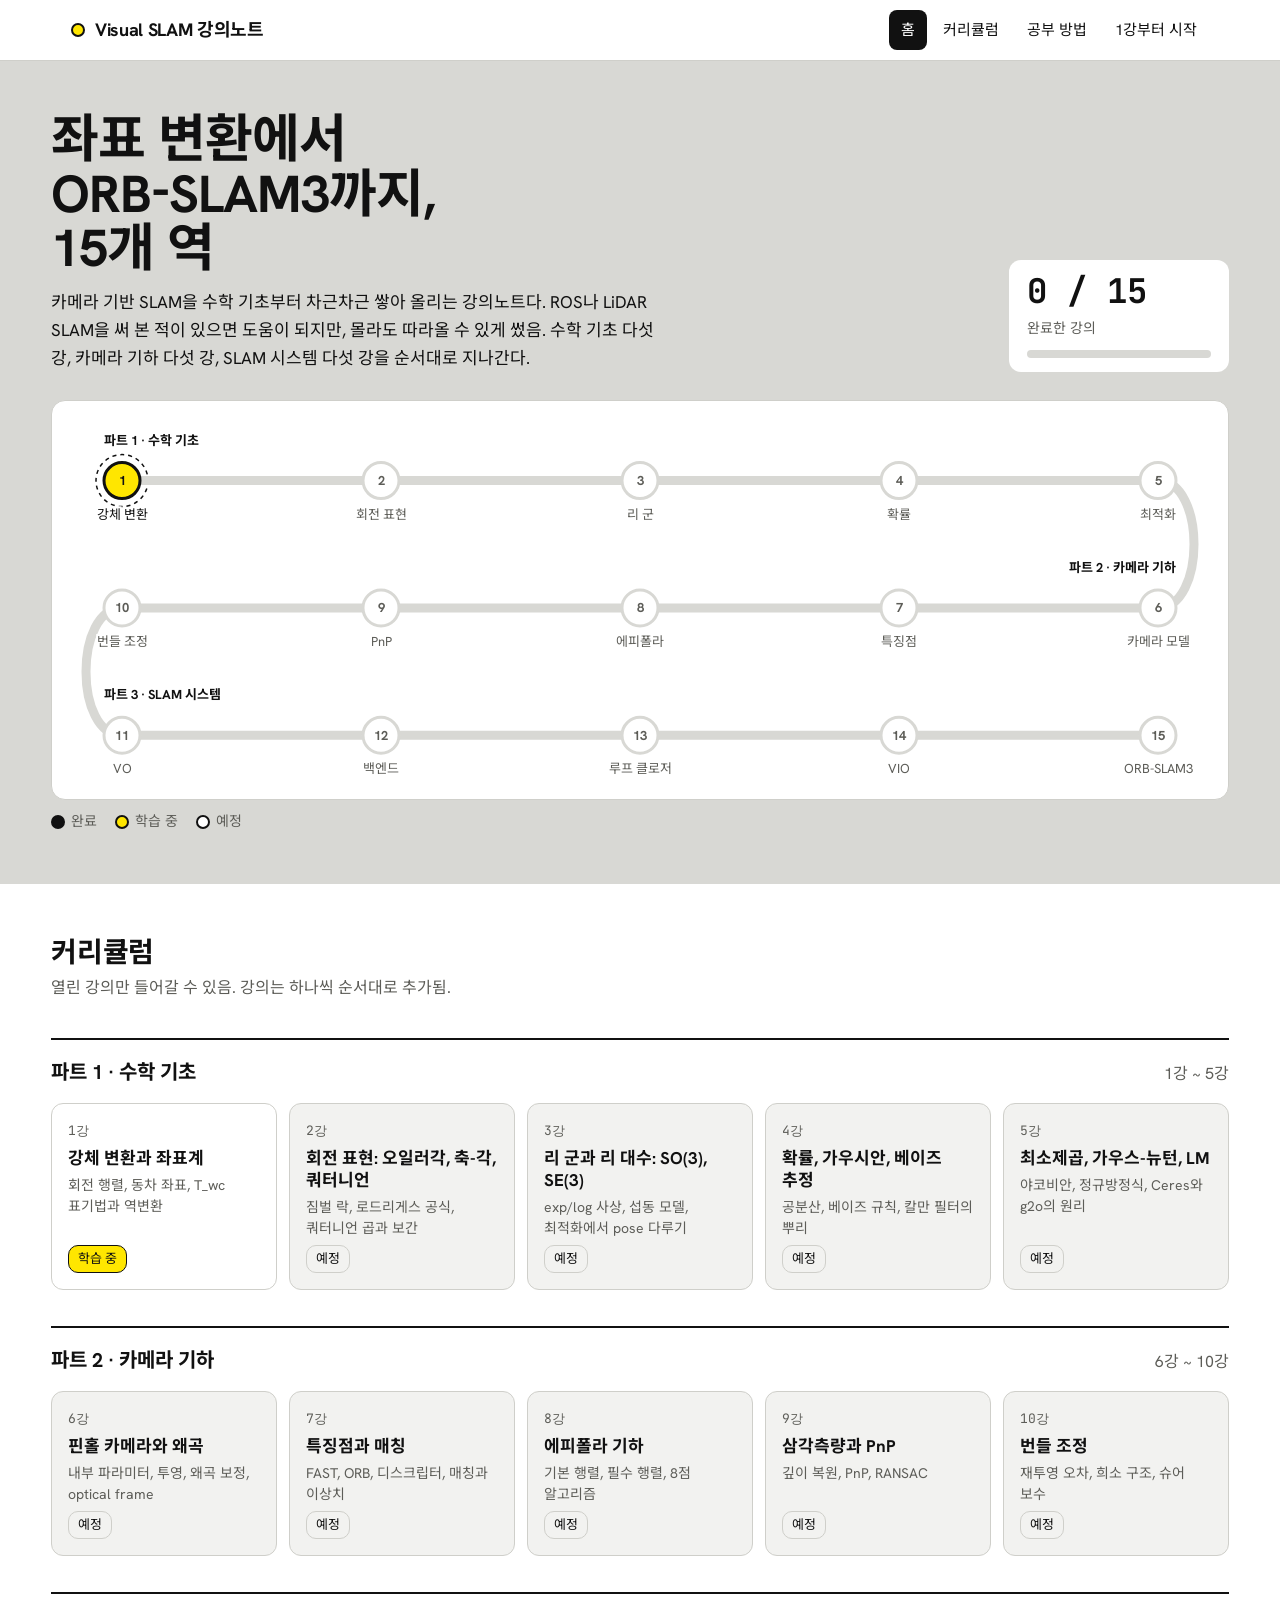
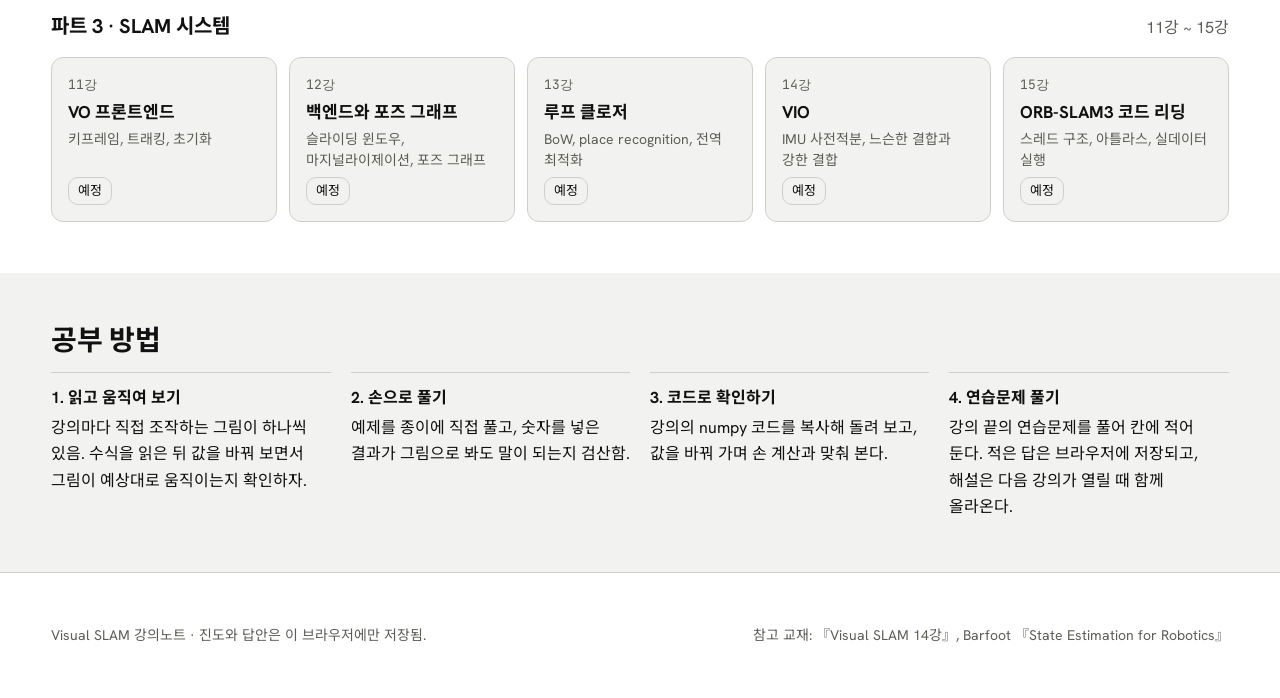
<file: index.html>
<!DOCTYPE html>
<html lang="ko">
<head>
<meta charset="utf-8">
<meta name="viewport" content="width=device-width, initial-scale=1">
<title>Visual SLAM 강의노트</title>
<meta name="description" content="좌표 변환부터 ORB-SLAM3까지, Visual SLAM을 처음부터 배우는 15강 강의노트">
<link rel="preconnect" href="https://fonts.googleapis.com">
<link rel="preconnect" href="https://fonts.gstatic.com" crossorigin>
<link href="https://fonts.googleapis.com/css2?family=Hanken+Grotesk:wght@400;500;700&family=Noto+Sans+KR:wght@400;500;700&family=JetBrains+Mono:wght@400;500&display=swap" rel="stylesheet">
<link rel="stylesheet" href="assets/style.css">
</head>
<body data-root="">
<header class="top"><div class="top-in">
  <a class="logo" href="index.html"><i></i>Visual SLAM 강의노트</a>
  <nav class="menu" aria-label="주 메뉴"><a href="index.html" aria-current="page">홈</a><a href="#curriculum">커리큘럼</a><a href="#how">공부 방법</a><a href="lessons/lesson-01.html">1강부터 시작</a></nav>
</div></header>

<section class="band hero"><div class="in">
  <div class="hero-row">
    <div>
      <h1>좌표 변환에서 ORB‑SLAM3까지, 15개 역</h1>
      <p>카메라 기반 SLAM을 수학 기초부터 차근차근 쌓아 올리는 강의노트다. ROS나 LiDAR SLAM을 써 본 적이 있으면 도움이 되지만, 몰라도 따라올 수 있게 썼음. 수학 기초 다섯 강, 카메라 기하 다섯 강, SLAM 시스템 다섯 강을 순서대로 지나간다.</p>
    </div>
    <div class="stat"><b id="cnt">0 / 15</b><span id="cntTxt">완료한 강의</span><div class="meter"><div id="meter"></div></div></div>
  </div>
  <div class="route" id="route" role="img" aria-label="15개 강의를 세 파트로 나눈 노선도"><svg id="routeSvg"></svg></div>
  <div class="legend"><span><i class="dot" style="background:var(--ink)"></i>완료</span><span><i class="dot" style="background:var(--yel)"></i>학습 중</span><span><i class="dot" style="background:var(--bg)"></i>예정</span></div>
</div></section>

<section class="band" id="curriculum"><div class="in">
  <h2>커리큘럼</h2>
  <p style="margin:0;color:var(--mute)">열린 강의만 들어갈 수 있음. 강의는 하나씩 순서대로 추가됨.</p>
  <div id="parts"></div>
</div></section>

<section class="band" id="how" style="background:var(--soft)"><div class="in">
  <h2>공부 방법</h2>
  <div class="how">
    <div><b>1. 읽고 움직여 보기</b>강의마다 직접 조작하는 그림이 하나씩 있음. 수식을 읽은 뒤 값을 바꿔 보면서 그림이 예상대로 움직이는지 확인하자.</div>
    <div><b>2. 손으로 풀기</b>예제를 종이에 직접 풀고, 숫자를 넣은 결과가 그림으로 봐도 말이 되는지 검산함.</div>
    <div><b>3. 코드로 확인하기</b>강의의 numpy 코드를 복사해 돌려 보고, 값을 바꿔 가며 손 계산과 맞춰 본다.</div>
    <div><b>4. 연습문제 풀기</b>강의 끝의 연습문제를 풀어 칸에 적어 둔다. 적은 답은 브라우저에 저장되고, 해설은 다음 강의가 열릴 때 함께 올라온다.</div>
  </div>
</div></section>

<footer class="band foot"><div class="in"><span>Visual SLAM 강의노트 · 진도와 답안은 이 브라우저에만 저장됨.</span><span>참고 교재: 『Visual SLAM 14강』, Barfoot 『State Estimation for Robotics』</span></div></footer>

<script src="assets/app.js"></script>
<script>
{
const { LESSONS, PARTS, esc, href, status, label, done } = window.SLAM;
const c = Object.values(done()).filter(Boolean).length;
document.getElementById("cnt").textContent = c + " / 15";
document.getElementById("meter").style.width = (c / 15 * 100) + "%";

document.getElementById("parts").innerHTML = [1, 2, 3].map(p => {
  const ls = LESSONS.filter(l => l.p === p);
  return `<div class="part-h"><h3 style="margin:0;font-size:20px">파트 ${p} · ${esc(PARTS[p])}</h3><p>${ls[0].n}강 ~ ${ls[ls.length - 1].n}강</p></div><div class="cards">` +
    ls.map(L => { const s = status(L); const tag = L.open ? "a" : "div";
      return `<${tag} class="card ${s}"${L.open ? ` href="${href(L)}"` : ""}><span class="no">${L.n}강</span><span class="tt">${esc(L.t)}</span><span class="ds">${esc(L.d)}</span><span class="st">${label[s]}</span></${tag}>`; }).join("") + "</div>";
}).join("");

const svg = document.getElementById("routeSvg");
const draw = () => {
  const W = svg.clientWidth, H = svg.clientHeight, narrow = W < 640;
  const mx = narrow ? 30 : 70, r = narrow ? 13 : 18;
  const rows = [0.2, 0.52, 0.84].map(f => H * f);
  const pts = LESSONS.map((L, i) => {
    const row = Math.floor(i / 5), col = i % 5, k = row % 2 === 0 ? col : 4 - col;
    return { L, x: mx + k * (W - 2 * mx) / 4, y: rows[row], row };
  });
  let g = "";
  for (let i = 0; i < pts.length - 1; i++) {
    const a = pts[i], b = pts[i + 1];
    const on = status(a.L) !== "soon" && status(b.L) !== "soon";
    const col = on ? "var(--ink)" : "var(--plane)";
    let d;
    if (a.row === b.row) d = `M${a.x} ${a.y} L${b.x} ${b.y}`;
    else { const out = a.row % 2 === 0 ? 1 : -1, bx = a.x + out * (narrow ? 22 : 48); d = `M${a.x} ${a.y} C${bx} ${a.y} ${bx} ${b.y} ${b.x} ${b.y}`; }
    g += `<path d="${d}" fill="none" stroke="${col}" stroke-width="${narrow ? 6 : 9}" stroke-linecap="round"/>`;
  }
  [1, 2, 3].forEach((p, row) => {
    const x = row % 2 === 0 ? mx - r : W - mx + r, anc = row % 2 === 0 ? "start" : "end";
    g += `<text x="${x}" y="${rows[row] - r - (narrow ? 12 : 18)}" text-anchor="${anc}" style="font-weight:700">파트 ${p} · ${esc(PARTS[p])}</text>`;
  });
  let here = pts.find(q => status(q.L) === "open");
  for (const q of pts) {
    const s = status(q.L);
    const fill = s === "done" ? "var(--ink)" : s === "open" ? "#ffe600" : "var(--bg)";
    const tc = s === "done" ? "var(--bg)" : s === "open" ? "#111" : "var(--mute)";
    let node = `<circle cx="${q.x}" cy="${q.y}" r="${r}" fill="${fill}" stroke="${s === "soon" ? "var(--plane)" : "var(--ink)"}" stroke-width="3"/>` +
      `<text x="${q.x}" y="${q.y + 4.5}" text-anchor="middle" style="stroke:none;fill:${tc};font-weight:700">${q.L.n}</text>`;
    if (!narrow) node += `<text x="${q.x}" y="${q.y + r + 20}" text-anchor="middle" style="fill:${s === "soon" ? "var(--mute)" : "var(--ink)"}">${esc(q.L.s)}</text>`;
    g += q.L.open ? `<a href="${href(q.L)}" aria-label="${q.L.n}강 ${esc(q.L.t)}">${node}</a>` : node;
  }
  if (here) g = `<circle cx="${here.x}" cy="${here.y}" r="${r + 8}" fill="none" stroke="var(--ink)" stroke-width="1.5" stroke-dasharray="4 4"/>` + g;
  svg.innerHTML = g;
};
const roRoute = new ResizeObserver(draw);
roRoute.observe(svg);
draw();
}
</script>
</body>
</html>
</file>
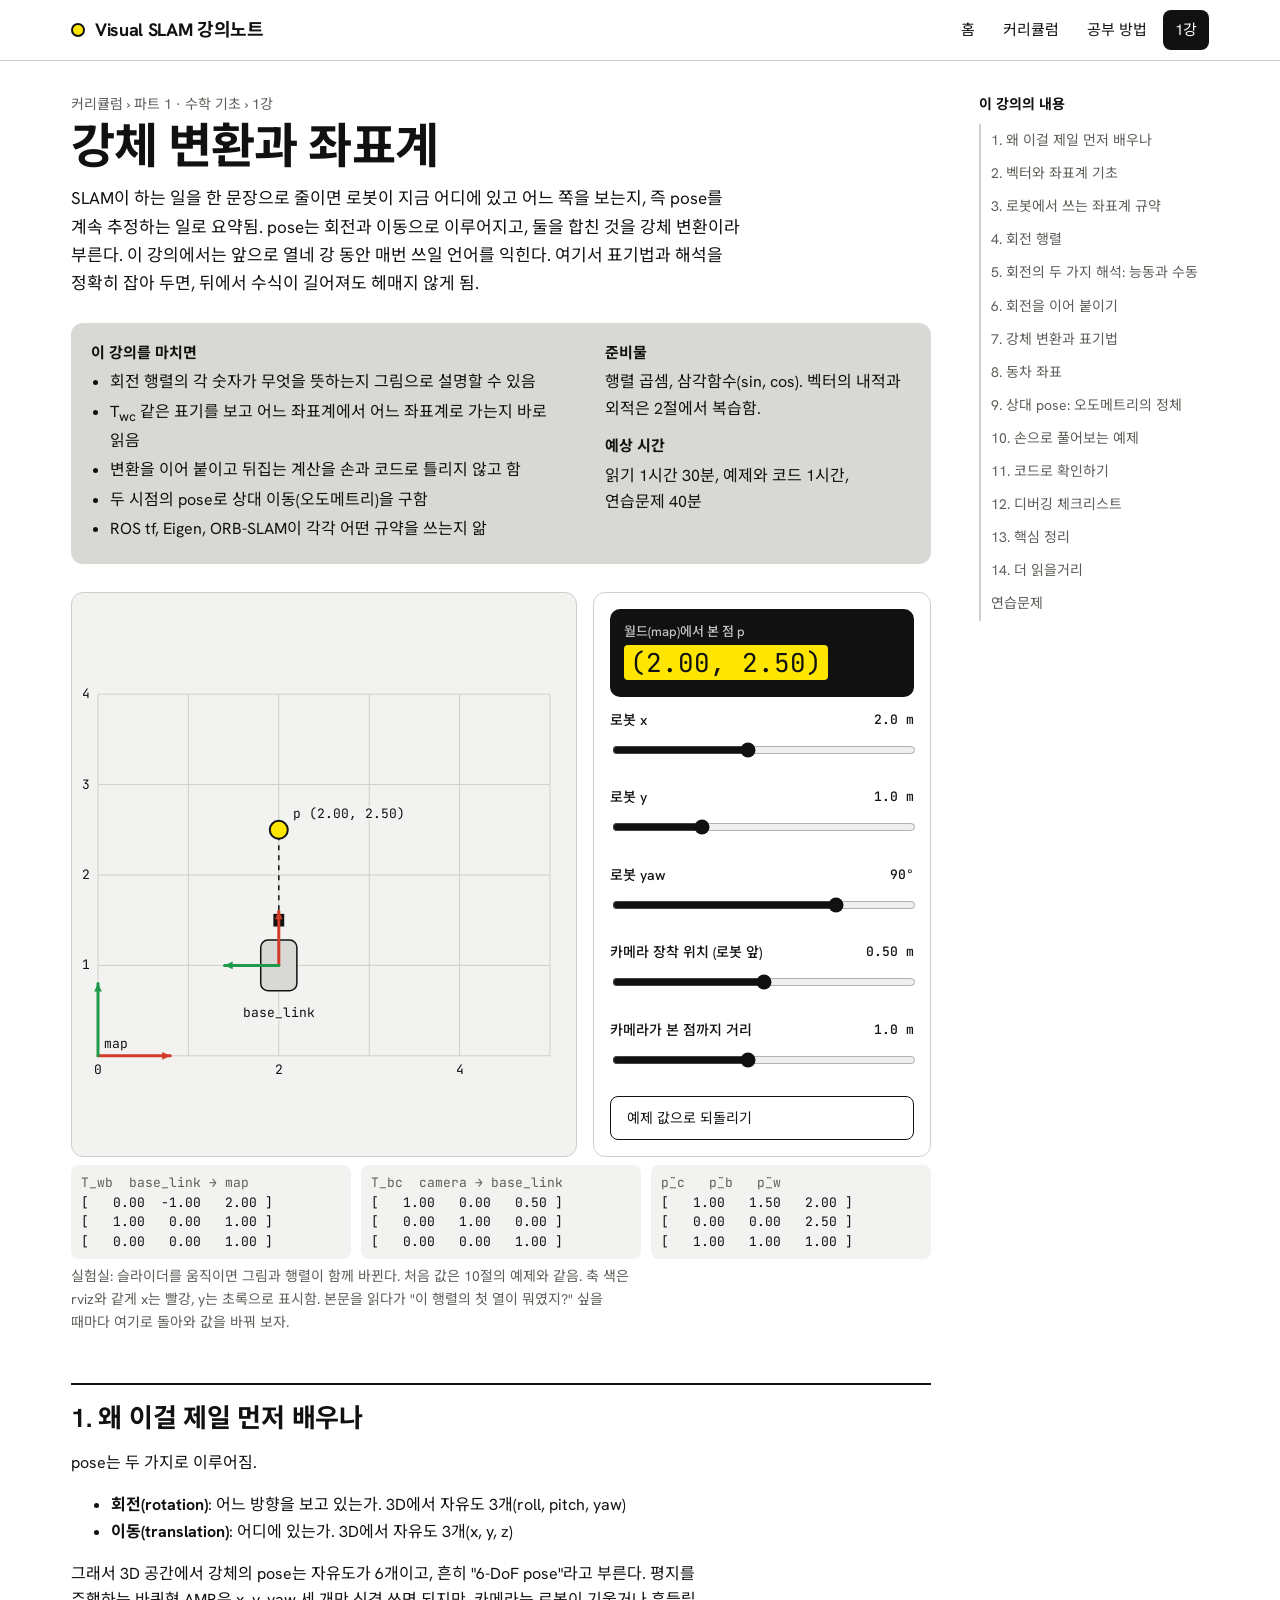
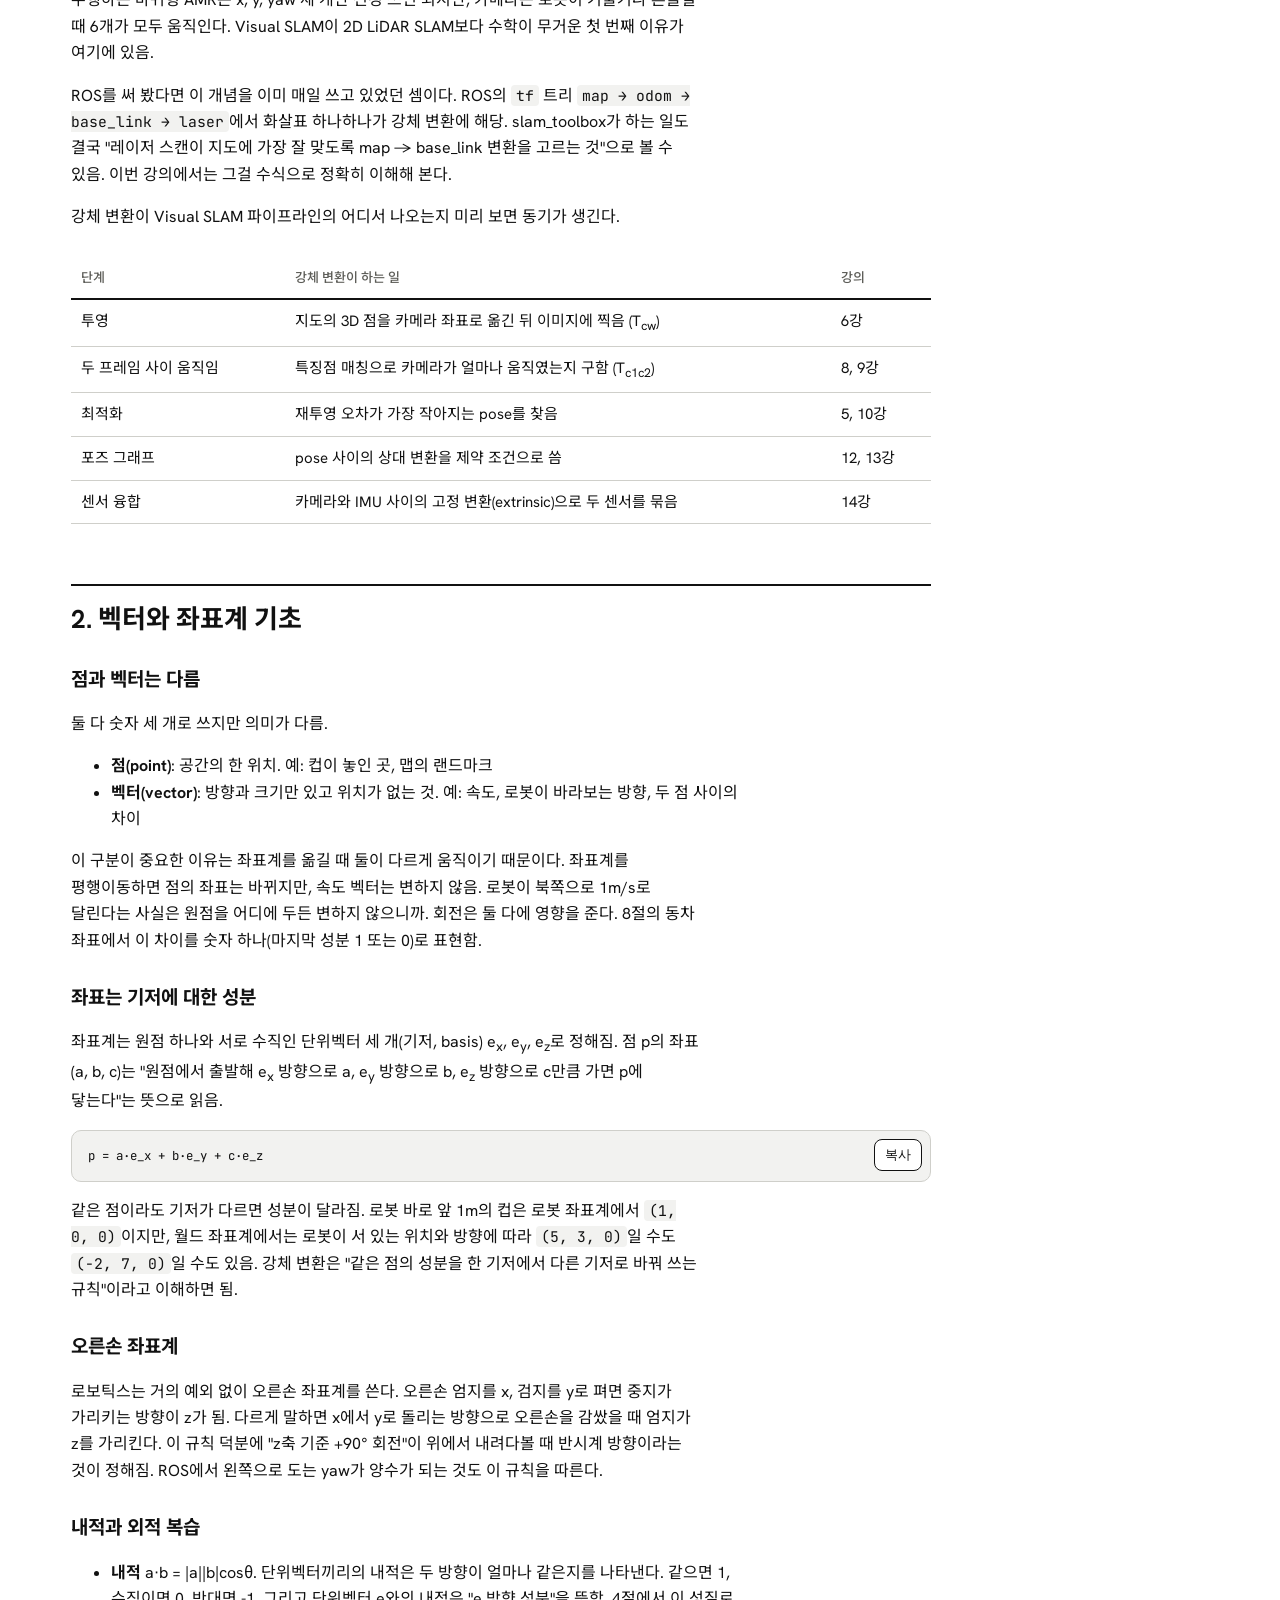
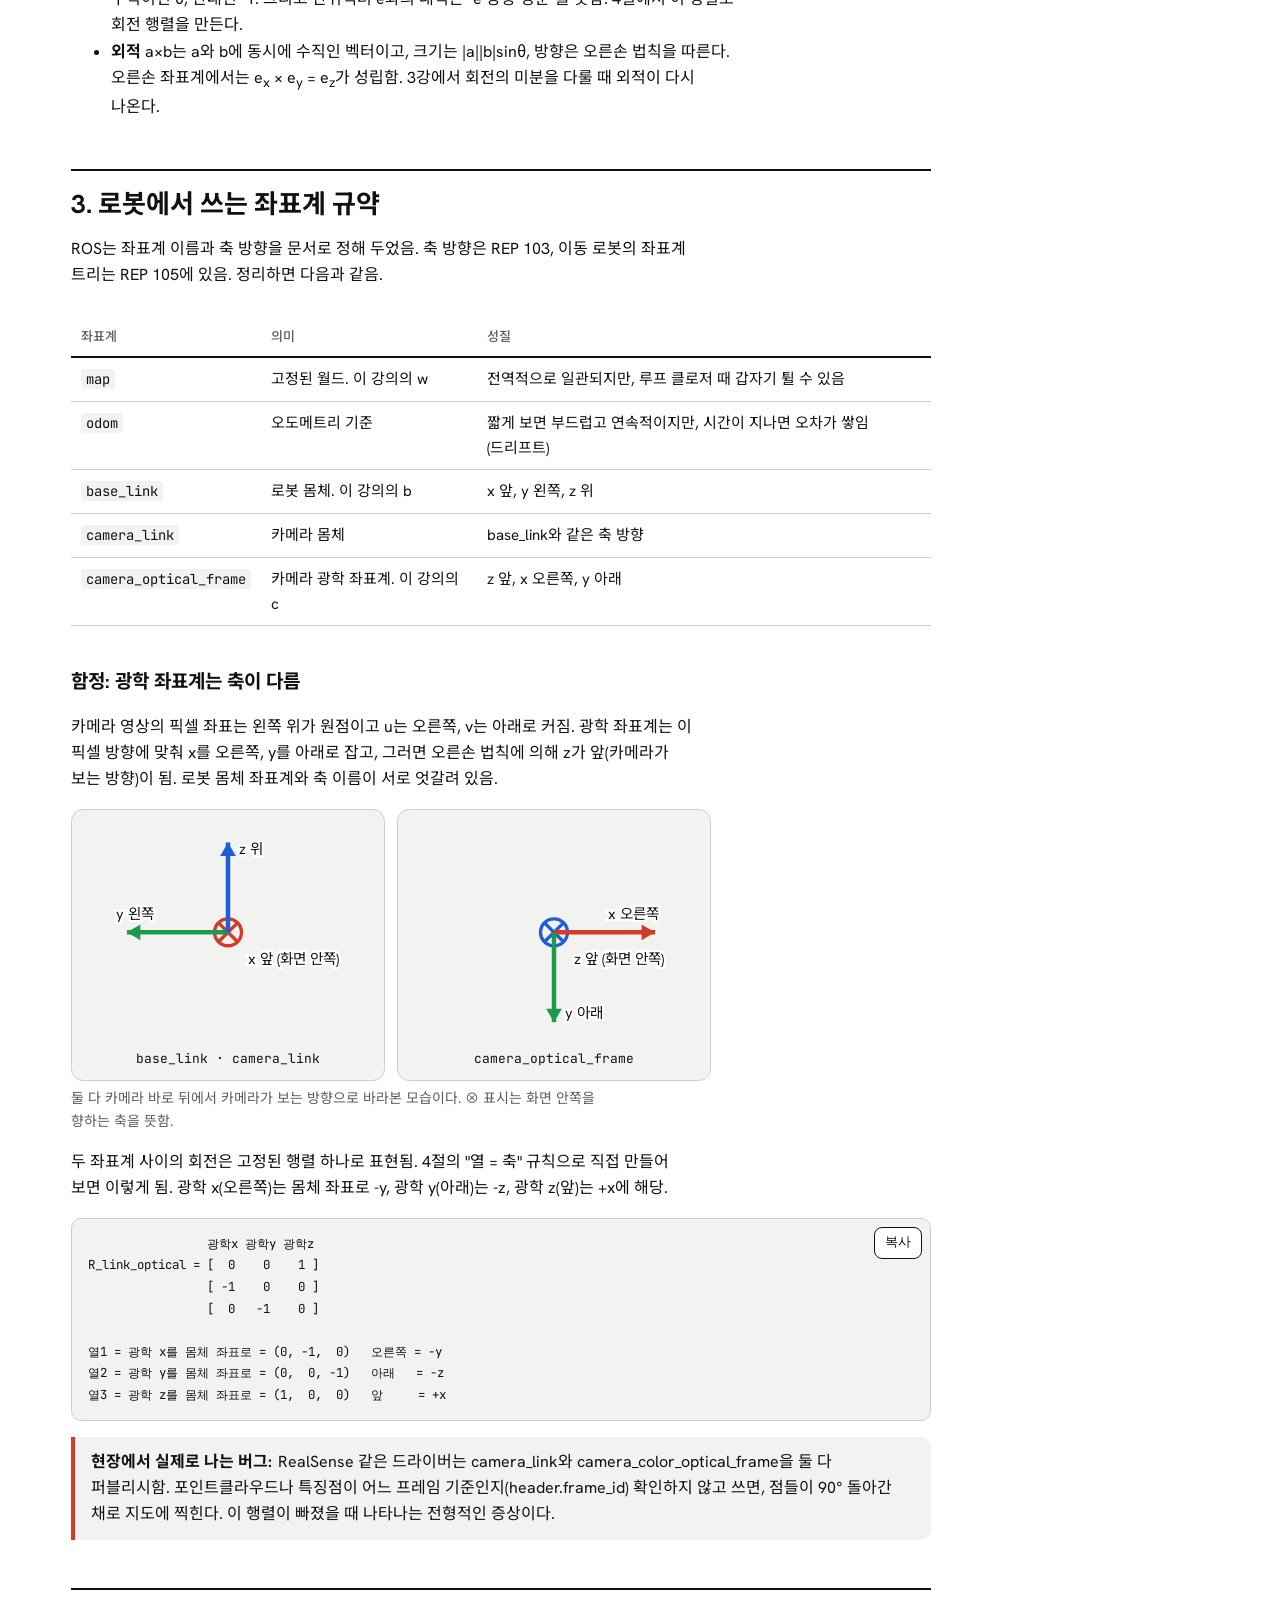
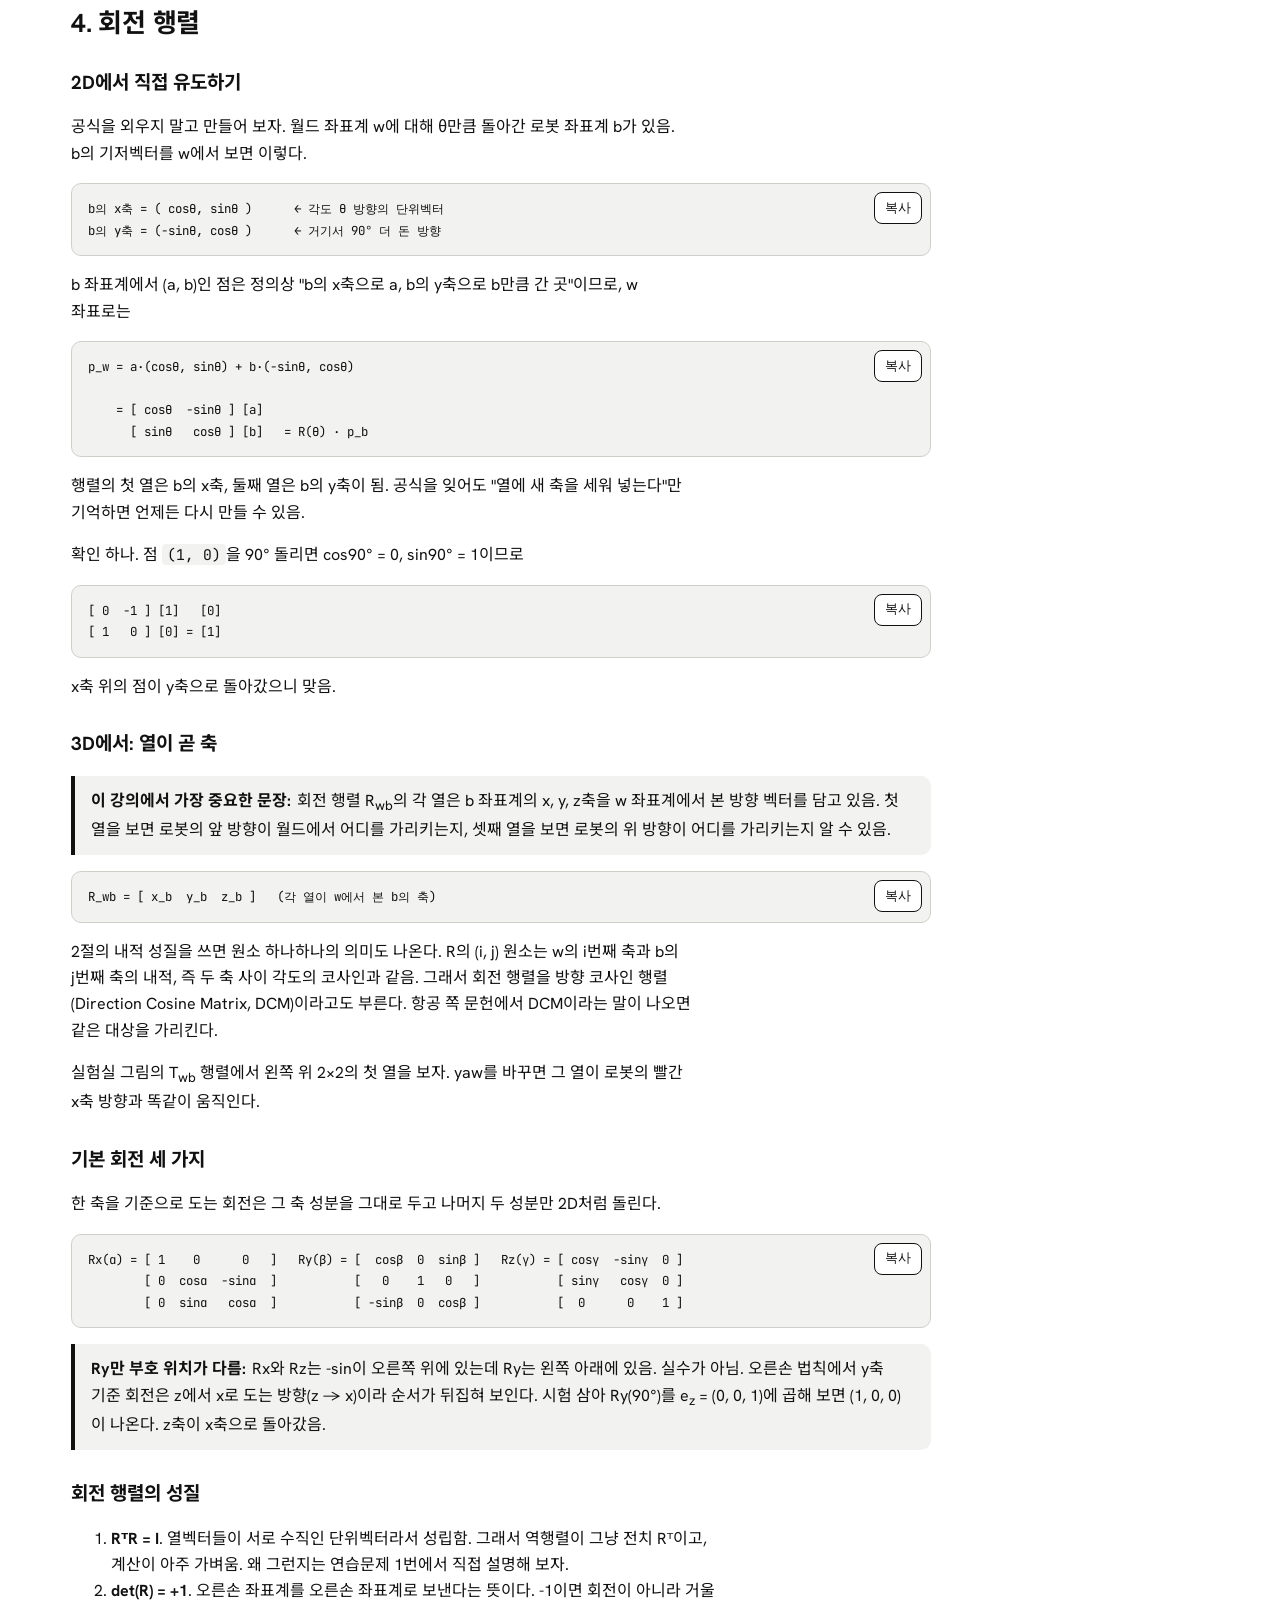
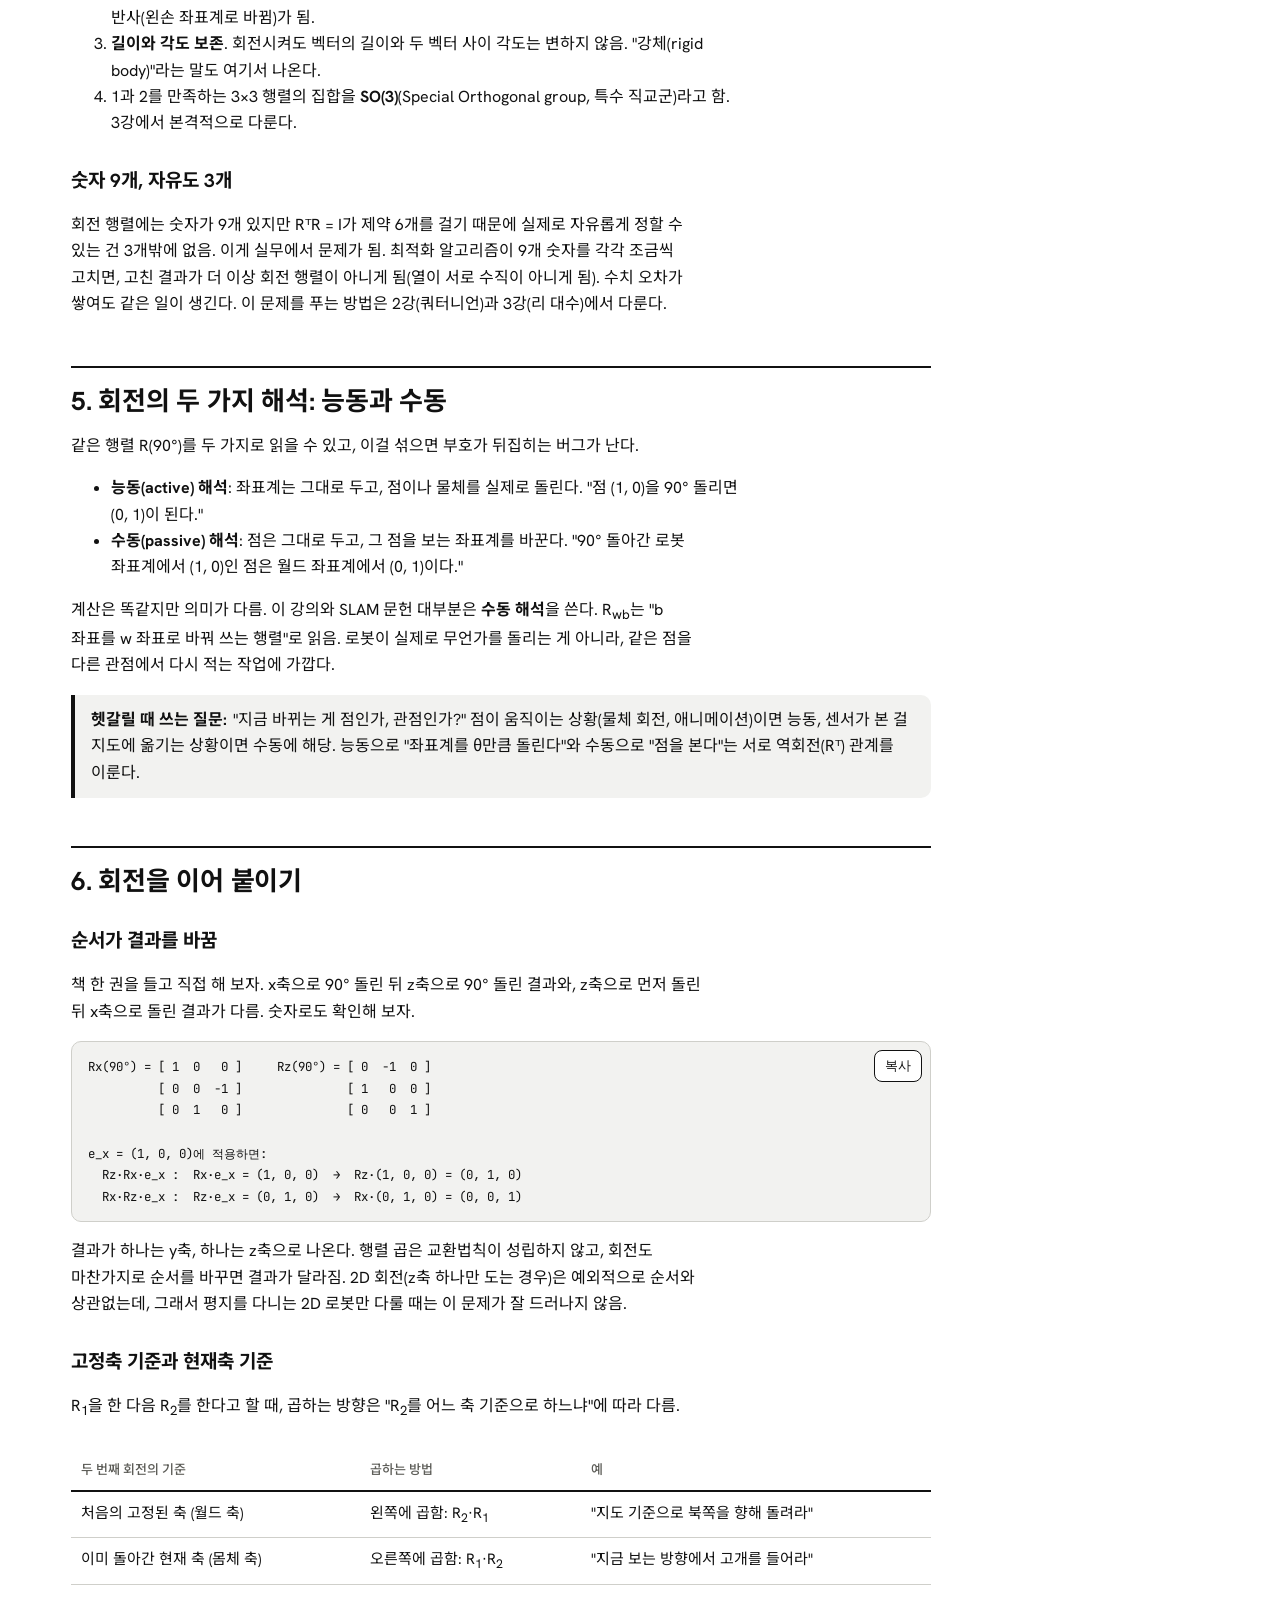
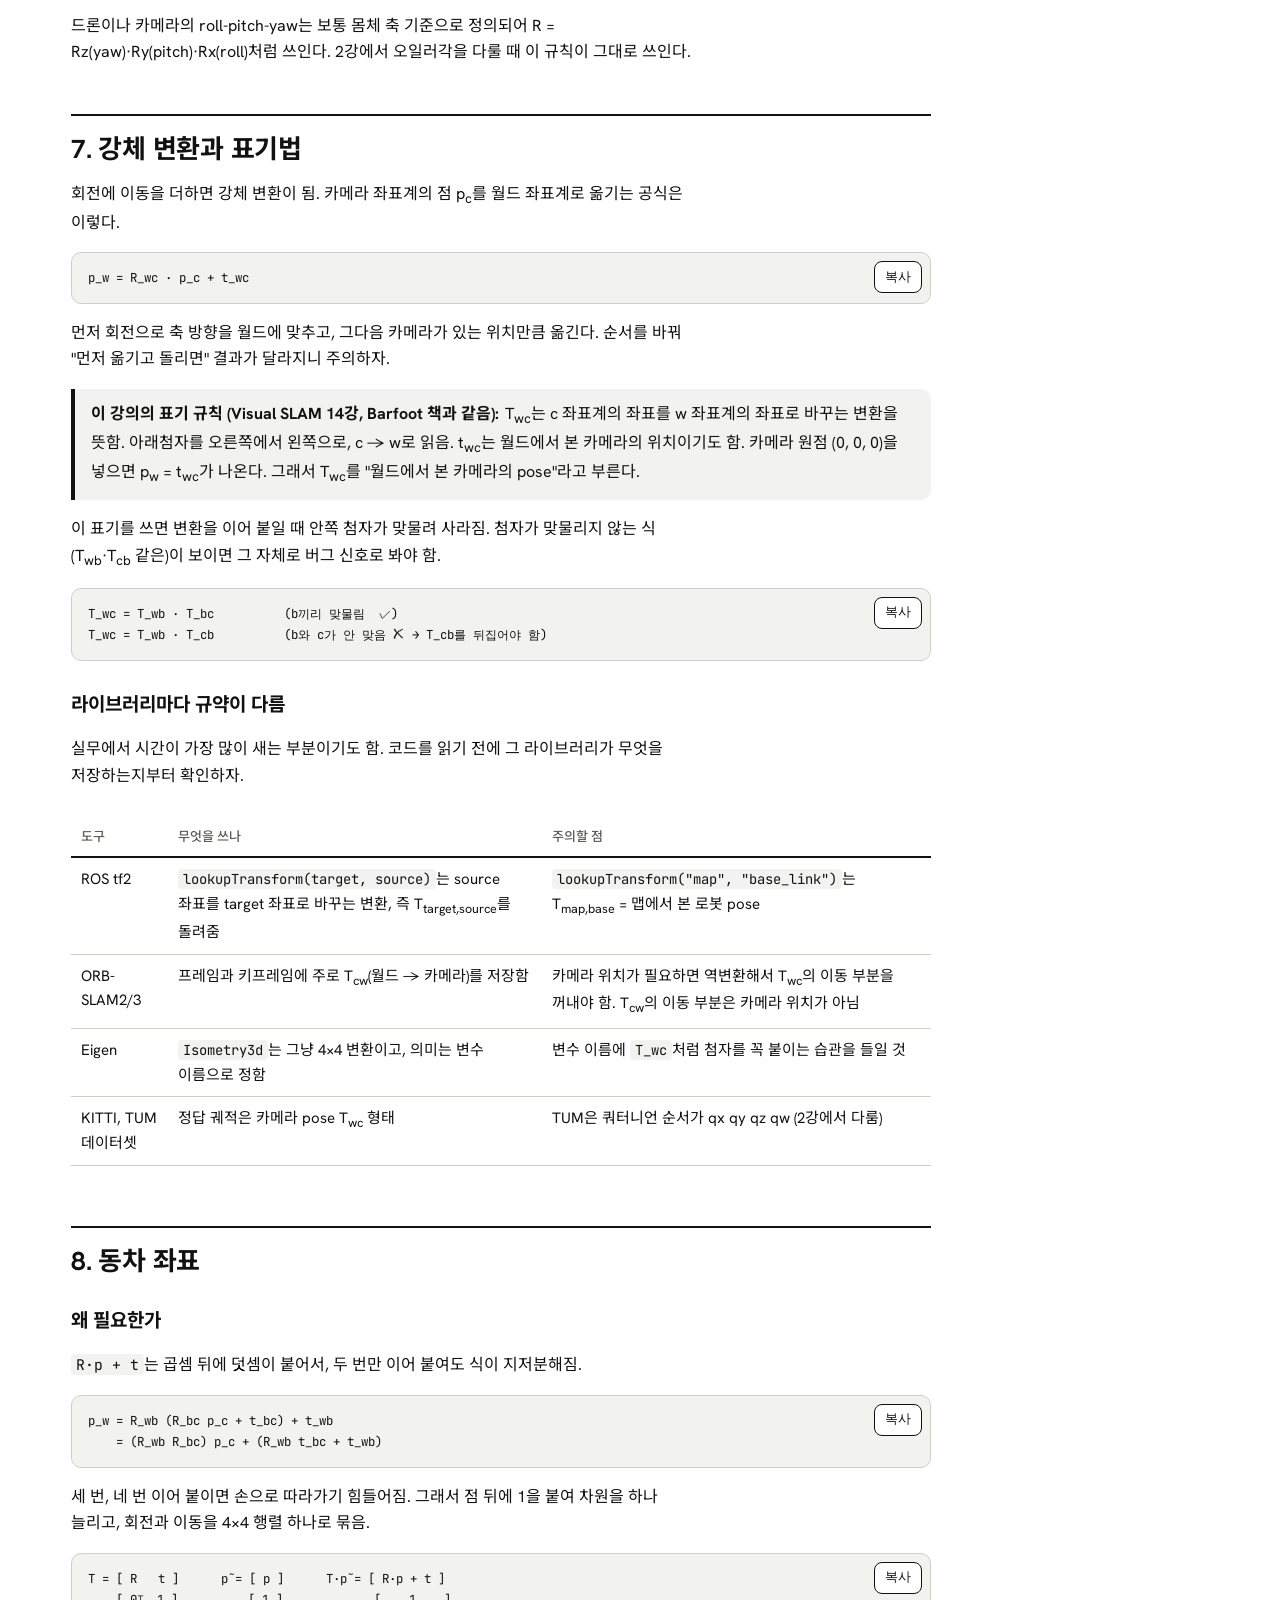
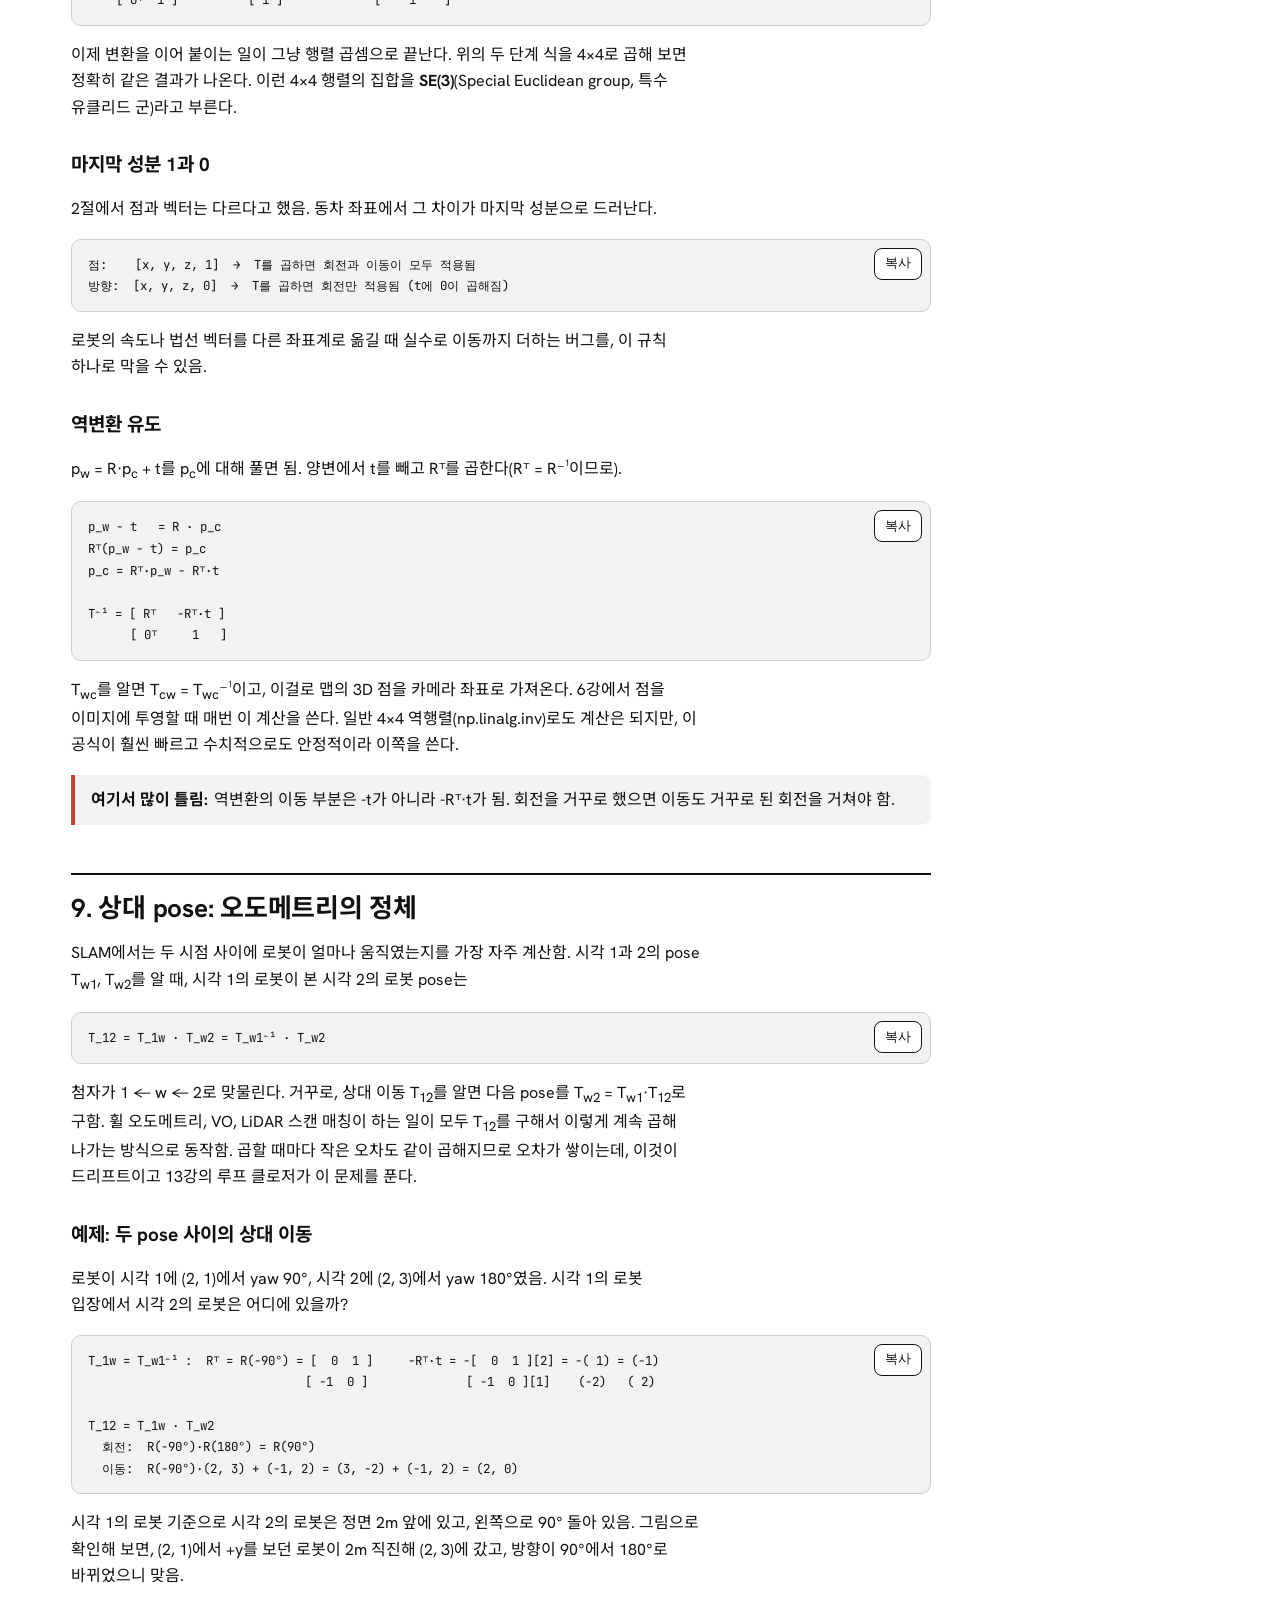
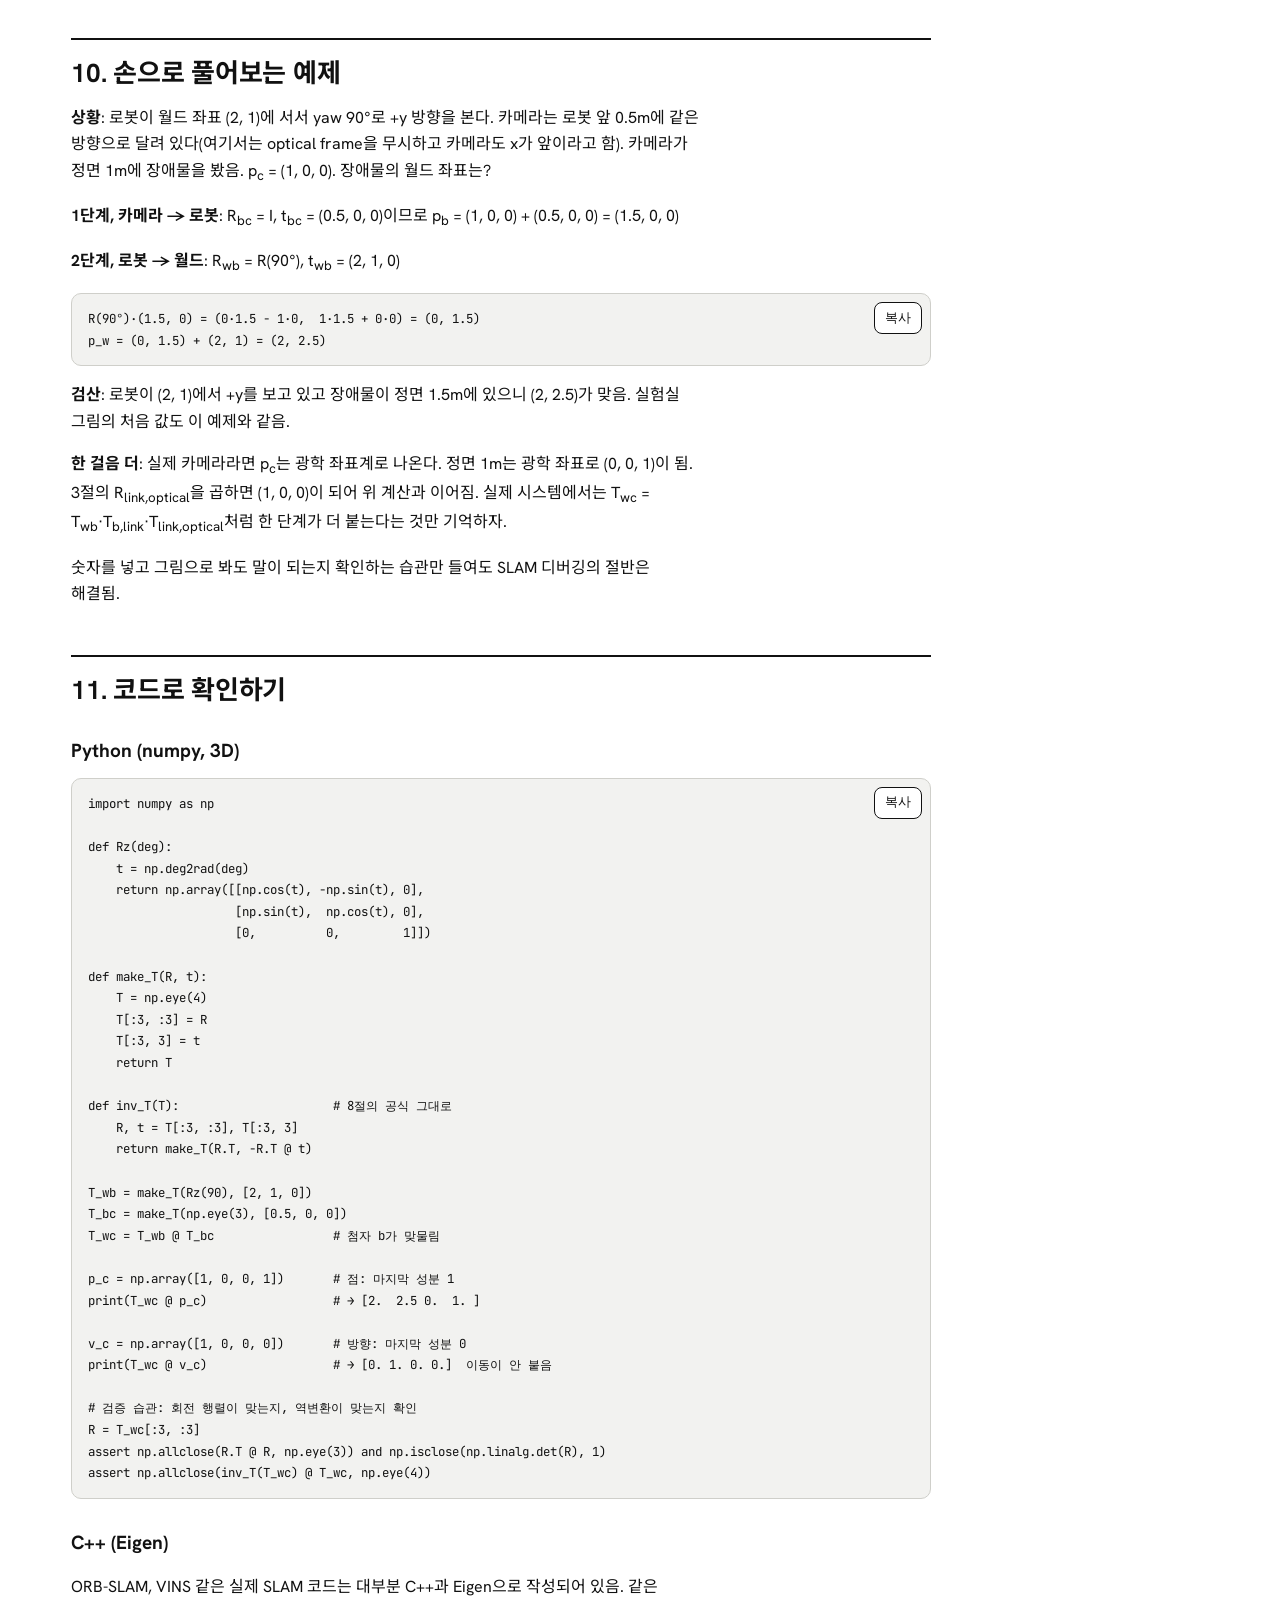
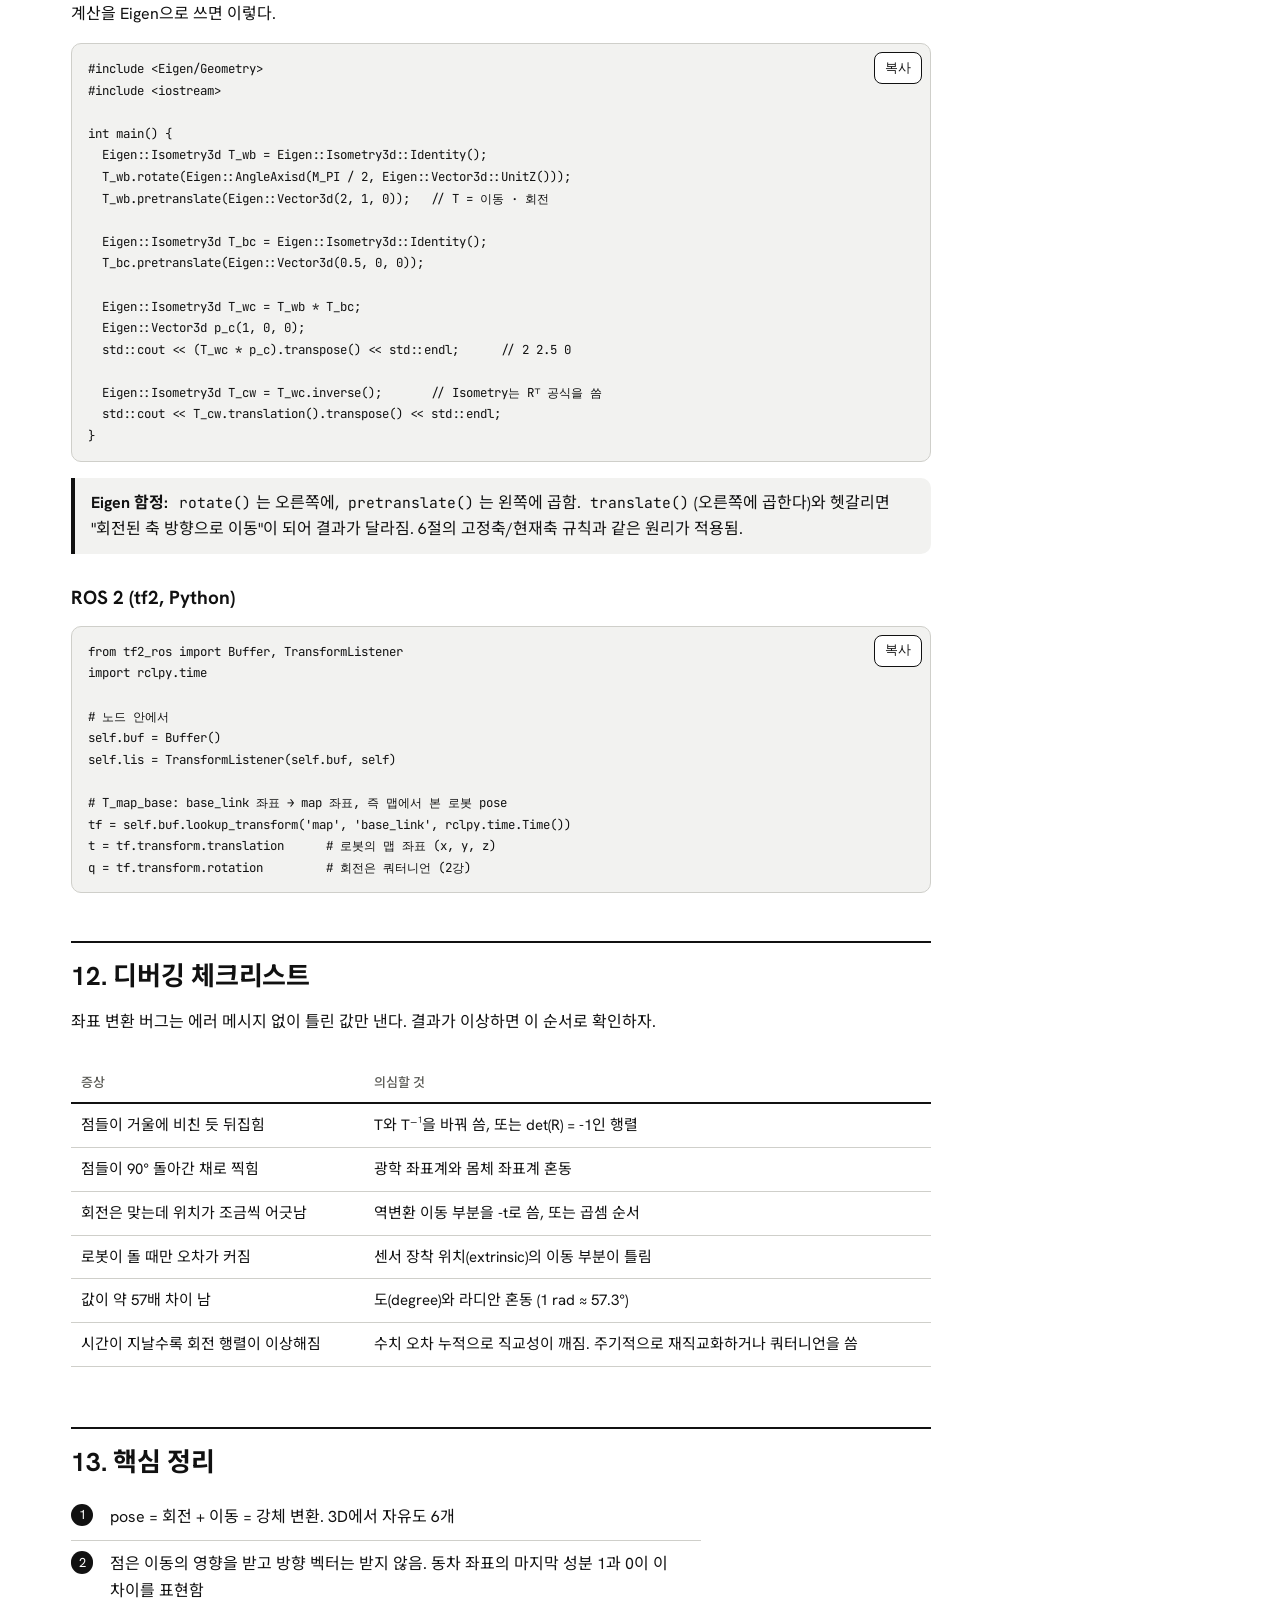
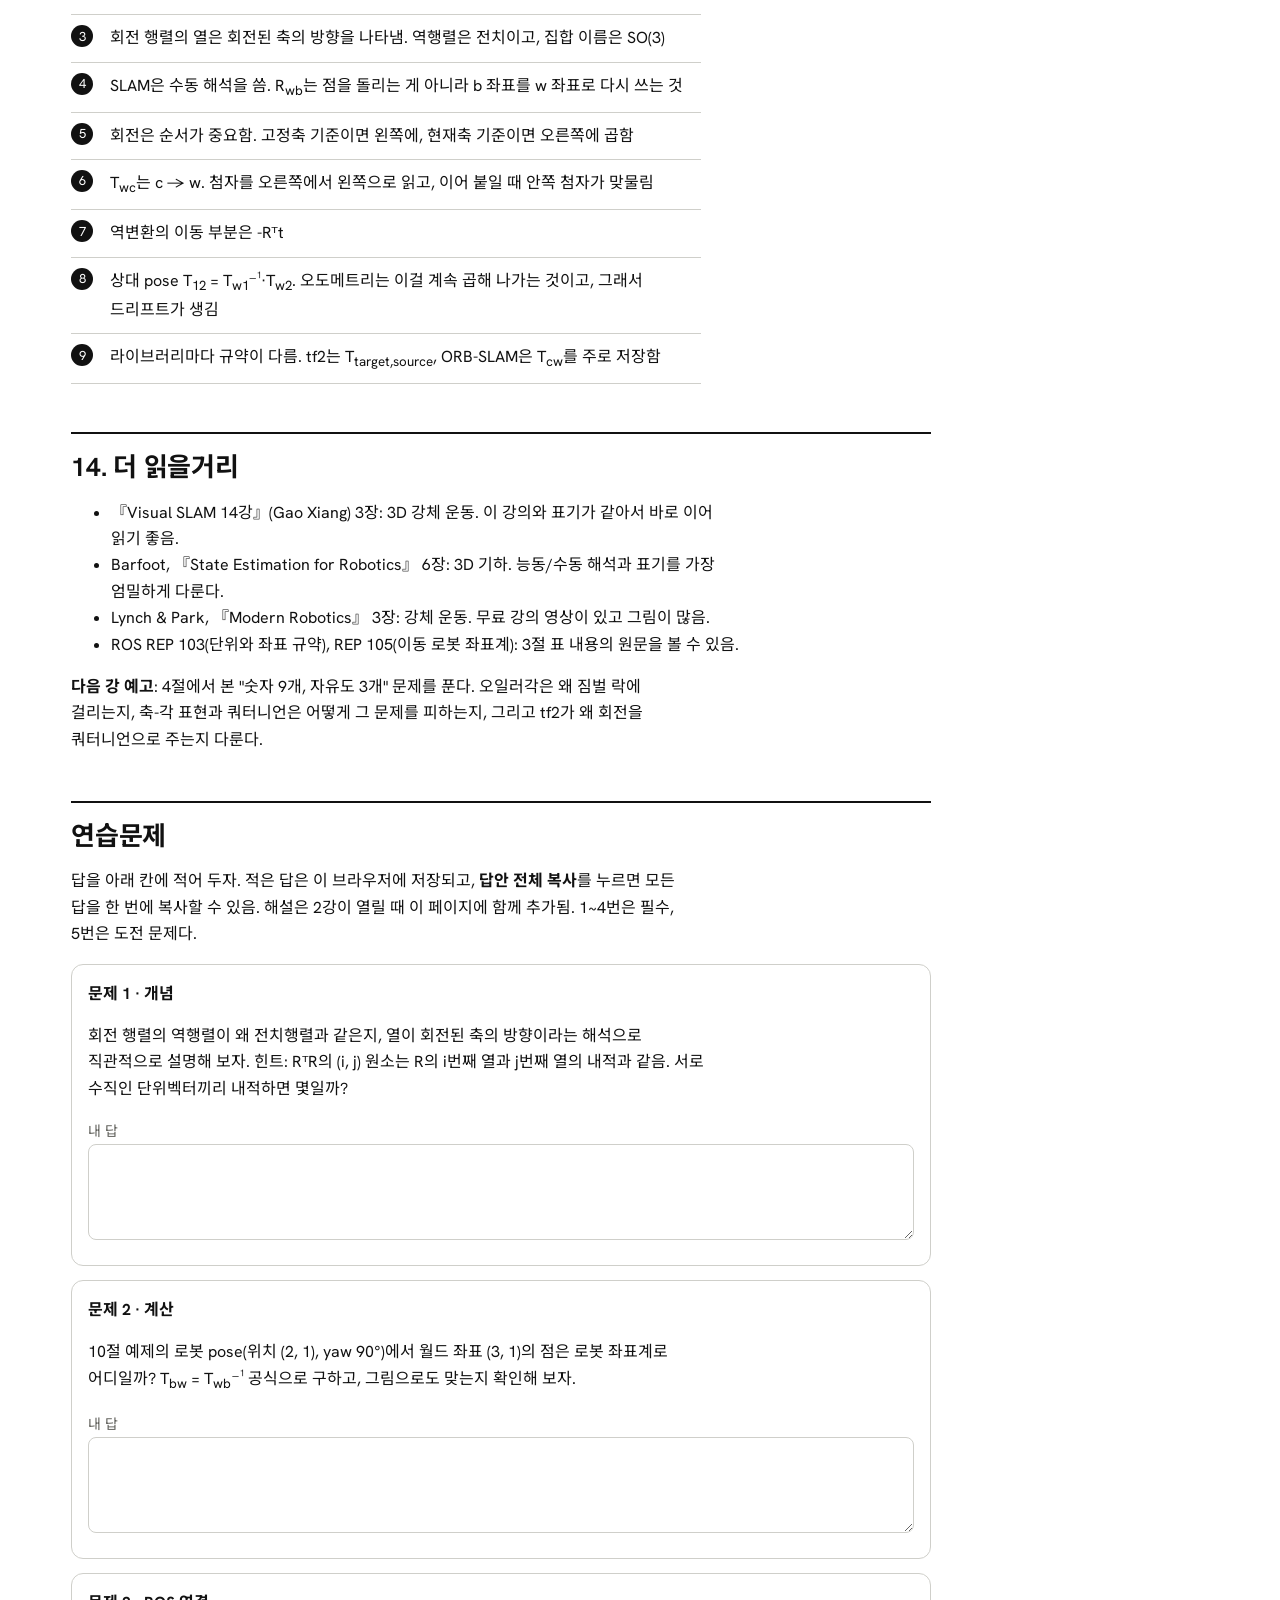
<file: lessons/lesson-01.html>
<!DOCTYPE html>
<html lang="ko">
<head>
<meta charset="utf-8">
<meta name="viewport" content="width=device-width, initial-scale=1">
<title>1강 강체 변환 · Visual SLAM 강의노트</title>
<link rel="preconnect" href="https://fonts.googleapis.com">
<link rel="preconnect" href="https://fonts.gstatic.com" crossorigin>
<link href="https://fonts.googleapis.com/css2?family=Hanken+Grotesk:wght@400;500;700&family=Noto+Sans+KR:wght@400;500;700&family=JetBrains+Mono:wght@400;500&display=swap" rel="stylesheet">
<link rel="stylesheet" href="../assets/style.css">
</head>
<body data-root="../">
<header class="top"><div class="top-in">
  <a class="logo" href="../index.html"><i></i>Visual SLAM 강의노트</a>
  <nav class="menu" aria-label="주 메뉴"><a href="../index.html">홈</a><a href="../index.html#curriculum">커리큘럼</a><a href="../index.html#how">공부 방법</a><a href="lesson-01.html" aria-current="page">1강</a></nav>
</div></header>

<div class="doc">
<article>
  <p class="crumb"><a href="../index.html#curriculum">커리큘럼</a> › 파트 1 · 수학 기초 › 1강</p>
  <h1>강체 변환과 좌표계</h1>
  <p class="lede">SLAM이 하는 일을 한 문장으로 줄이면 로봇이 지금 어디에 있고 어느 쪽을 보는지, 즉 pose를 계속 추정하는 일로 요약됨. pose는 회전과 이동으로 이루어지고, 둘을 합친 것을 강체 변환이라 부른다. 이 강의에서는 앞으로 열네 강 동안 매번 쓰일 언어를 익힌다. 여기서 표기법과 해석을 정확히 잡아 두면, 뒤에서 수식이 길어져도 헤매지 않게 됨.</p>

  <div class="goal">
    <div><b>이 강의를 마치면</b><ul>
      <li>회전 행렬의 각 숫자가 무엇을 뜻하는지 그림으로 설명할 수 있음</li>
      <li>T<sub>wc</sub> 같은 표기를 보고 어느 좌표계에서 어느 좌표계로 가는지 바로 읽음</li>
      <li>변환을 이어 붙이고 뒤집는 계산을 손과 코드로 틀리지 않고 함</li>
      <li>두 시점의 pose로 상대 이동(오도메트리)을 구함</li>
      <li>ROS tf, Eigen, ORB-SLAM이 각각 어떤 규약을 쓰는지 앎</li>
    </ul></div>
    <div><b>준비물</b><p>행렬 곱셈, 삼각함수(sin, cos). 벡터의 내적과 외적은 2절에서 복습함.</p><b>예상 시간</b><p>읽기 1시간 30분, 예제와 코드 1시간, 연습문제 40분</p></div>
  </div>

  <div class="lab">
    <div class="fig" role="img" aria-label="map, base_link, camera 좌표계와 점 p의 변환을 보여주는 그림"><svg id="svg1"></svg></div>
    <div class="panel">
      <div class="res"><b>월드(map)에서 본 점 p</b><span class="big" id="pw"></span></div>
      <div class="ctl"><label for="rx">로봇 x <output id="rxo"></output></label><input type="range" id="rx" min="0" max="4.5" step="0.1" value="2"></div>
      <div class="ctl"><label for="ry">로봇 y <output id="ryo"></output></label><input type="range" id="ry" min="0" max="3.5" step="0.1" value="1"></div>
      <div class="ctl"><label for="yaw">로봇 yaw <output id="yawo"></output></label><input type="range" id="yaw" min="-180" max="180" step="5" value="90"></div>
      <div class="ctl"><label for="off">카메라 장착 위치 (로봇 앞) <output id="offo"></output></label><input type="range" id="off" min="0" max="1" step="0.05" value="0.5"></div>
      <div class="ctl"><label for="dist">카메라가 본 점까지 거리 <output id="disto"></output></label><input type="range" id="dist" min="0.2" max="2" step="0.1" value="1"></div>
      <button class="btn" id="reset1" type="button">예제 값으로 되돌리기</button>
    </div>
  </div>
  <div class="mats" id="mats"></div>
  <p class="cap">실험실: 슬라이더를 움직이면 그림과 행렬이 함께 바뀐다. 처음 값은 10절의 예제와 같음. 축 색은 rviz와 같게 x는 빨강, y는 초록으로 표시함. 본문을 읽다가 "이 행렬의 첫 열이 뭐였지?" 싶을 때마다 여기로 돌아와 값을 바꿔 보자.</p>

  <h2>1. 왜 이걸 제일 먼저 배우나</h2>
  <p>pose는 두 가지로 이루어짐.</p>
  <ul><li><b>회전(rotation)</b>: 어느 방향을 보고 있는가. 3D에서 자유도 3개(roll, pitch, yaw)</li><li><b>이동(translation)</b>: 어디에 있는가. 3D에서 자유도 3개(x, y, z)</li></ul>
  <p>그래서 3D 공간에서 강체의 pose는 자유도가 6개이고, 흔히 "6-DoF pose"라고 부른다. 평지를 주행하는 바퀴형 AMR은 x, y, yaw 세 개만 신경 쓰면 되지만, 카메라는 로봇이 기울거나 흔들릴 때 6개가 모두 움직인다. Visual SLAM이 2D LiDAR SLAM보다 수학이 무거운 첫 번째 이유가 여기에 있음.</p>
  <p>ROS를 써 봤다면 이 개념을 이미 매일 쓰고 있었던 셈이다. ROS의 <code>tf</code> 트리 <code>map → odom → base_link → laser</code>에서 화살표 하나하나가 강체 변환에 해당. slam_toolbox가 하는 일도 결국 "레이저 스캔이 지도에 가장 잘 맞도록 map → base_link 변환을 고르는 것"으로 볼 수 있음. 이번 강의에서는 그걸 수식으로 정확히 이해해 본다.</p>
  <p>강체 변환이 Visual SLAM 파이프라인의 어디서 나오는지 미리 보면 동기가 생긴다.</p>
  <div class="scroll"><table>
    <thead><tr><th>단계</th><th>강체 변환이 하는 일</th><th>강의</th></tr></thead>
    <tbody>
      <tr><td>투영</td><td>지도의 3D 점을 카메라 좌표로 옮긴 뒤 이미지에 찍음 (T<sub>cw</sub>)</td><td>6강</td></tr>
      <tr><td>두 프레임 사이 움직임</td><td>특징점 매칭으로 카메라가 얼마나 움직였는지 구함 (T<sub>c1c2</sub>)</td><td>8, 9강</td></tr>
      <tr><td>최적화</td><td>재투영 오차가 가장 작아지는 pose를 찾음</td><td>5, 10강</td></tr>
      <tr><td>포즈 그래프</td><td>pose 사이의 상대 변환을 제약 조건으로 씀</td><td>12, 13강</td></tr>
      <tr><td>센서 융합</td><td>카메라와 IMU 사이의 고정 변환(extrinsic)으로 두 센서를 묶음</td><td>14강</td></tr>
    </tbody>
  </table></div>

  <h2>2. 벡터와 좌표계 기초</h2>
  <h3>점과 벡터는 다름</h3>
  <p>둘 다 숫자 세 개로 쓰지만 의미가 다름.</p>
  <ul>
    <li><b>점(point)</b>: 공간의 한 위치. 예: 컵이 놓인 곳, 맵의 랜드마크</li>
    <li><b>벡터(vector)</b>: 방향과 크기만 있고 위치가 없는 것. 예: 속도, 로봇이 바라보는 방향, 두 점 사이의 차이</li>
  </ul>
  <p>이 구분이 중요한 이유는 좌표계를 옮길 때 둘이 다르게 움직이기 때문이다. 좌표계를 평행이동하면 점의 좌표는 바뀌지만, 속도 벡터는 변하지 않음. 로봇이 북쪽으로 1m/s로 달린다는 사실은 원점을 어디에 두든 변하지 않으니까. 회전은 둘 다에 영향을 준다. 8절의 동차 좌표에서 이 차이를 숫자 하나(마지막 성분 1 또는 0)로 표현함.</p>
  <h3>좌표는 기저에 대한 성분</h3>
  <p>좌표계는 원점 하나와 서로 수직인 단위벡터 세 개(기저, basis) e<sub>x</sub>, e<sub>y</sub>, e<sub>z</sub>로 정해짐. 점 p의 좌표 (a, b, c)는 "원점에서 출발해 e<sub>x</sub> 방향으로 a, e<sub>y</sub> 방향으로 b, e<sub>z</sub> 방향으로 c만큼 가면 p에 닿는다"는 뜻으로 읽음.</p>
<pre><code>p = a·e_x + b·e_y + c·e_z</code></pre>
  <p>같은 점이라도 기저가 다르면 성분이 달라짐. 로봇 바로 앞 1m의 컵은 로봇 좌표계에서 <code>(1, 0, 0)</code>이지만, 월드 좌표계에서는 로봇이 서 있는 위치와 방향에 따라 <code>(5, 3, 0)</code>일 수도 <code>(-2, 7, 0)</code>일 수도 있음. 강체 변환은 "같은 점의 성분을 한 기저에서 다른 기저로 바꿔 쓰는 규칙"이라고 이해하면 됨.</p>
  <h3>오른손 좌표계</h3>
  <p>로보틱스는 거의 예외 없이 오른손 좌표계를 쓴다. 오른손 엄지를 x, 검지를 y로 펴면 중지가 가리키는 방향이 z가 됨. 다르게 말하면 x에서 y로 돌리는 방향으로 오른손을 감쌌을 때 엄지가 z를 가리킨다. 이 규칙 덕분에 "z축 기준 +90° 회전"이 위에서 내려다볼 때 반시계 방향이라는 것이 정해짐. ROS에서 왼쪽으로 도는 yaw가 양수가 되는 것도 이 규칙을 따른다.</p>
  <h3>내적과 외적 복습</h3>
  <ul>
    <li><b>내적</b> a·b = |a||b|cosθ. 단위벡터끼리의 내적은 두 방향이 얼마나 같은지를 나타낸다. 같으면 1, 수직이면 0, 반대면 -1. 그리고 단위벡터 e와의 내적은 "e 방향 성분"을 뜻함. 4절에서 이 성질로 회전 행렬을 만든다.</li>
    <li><b>외적</b> a×b는 a와 b에 동시에 수직인 벡터이고, 크기는 |a||b|sinθ, 방향은 오른손 법칙을 따른다. 오른손 좌표계에서는 e<sub>x</sub> × e<sub>y</sub> = e<sub>z</sub>가 성립함. 3강에서 회전의 미분을 다룰 때 외적이 다시 나온다.</li>
  </ul>

  <h2>3. 로봇에서 쓰는 좌표계 규약</h2>
  <p>ROS는 좌표계 이름과 축 방향을 문서로 정해 두었음. 축 방향은 REP 103, 이동 로봇의 좌표계 트리는 REP 105에 있음. 정리하면 다음과 같음.</p>
  <div class="scroll"><table>
    <thead><tr><th>좌표계</th><th>의미</th><th>성질</th></tr></thead>
    <tbody>
      <tr><td><code>map</code></td><td>고정된 월드. 이 강의의 w</td><td>전역적으로 일관되지만, 루프 클로저 때 갑자기 튈 수 있음</td></tr>
      <tr><td><code>odom</code></td><td>오도메트리 기준</td><td>짧게 보면 부드럽고 연속적이지만, 시간이 지나면 오차가 쌓임(드리프트)</td></tr>
      <tr><td><code>base_link</code></td><td>로봇 몸체. 이 강의의 b</td><td>x 앞, y 왼쪽, z 위</td></tr>
      <tr><td><code>camera_link</code></td><td>카메라 몸체</td><td>base_link와 같은 축 방향</td></tr>
      <tr><td><code>camera_optical_frame</code></td><td>카메라 광학 좌표계. 이 강의의 c</td><td>z 앞, x 오른쪽, y 아래</td></tr>
    </tbody>
  </table></div>
  <h3>함정: 광학 좌표계는 축이 다름</h3>
  <p>카메라 영상의 픽셀 좌표는 왼쪽 위가 원점이고 u는 오른쪽, v는 아래로 커짐. 광학 좌표계는 이 픽셀 방향에 맞춰 x를 오른쪽, y를 아래로 잡고, 그러면 오른손 법칙에 의해 z가 앞(카메라가 보는 방향)이 됨. 로봇 몸체 좌표계와 축 이름이 서로 엇갈려 있음.</p>
  <div class="duo" role="img" aria-label="카메라 뒤에서 본 base_link 좌표계와 optical frame 좌표계 비교">
    <figure><svg viewBox="0 0 260 200" aria-hidden="true">
      <circle cx="130" cy="100" r="12" fill="none" stroke="var(--xr)" stroke-width="3"/><path d="M122 92 L138 108 M138 92 L122 108" stroke="var(--xr)" stroke-width="3"/>
      <line x1="130" y1="100" x2="40" y2="100" stroke="var(--yg)" stroke-width="4"/><path d="M40 100 l12 -7 v14z" fill="var(--yg)"/>
      <line x1="130" y1="100" x2="130" y2="20" stroke="var(--blue)" stroke-width="4"/><path d="M130 20 l-7 12 h14z" fill="var(--blue)"/>
      <text x="30" y="88">y 왼쪽</text><text x="140" y="30">z 위</text><text x="148" y="128">x 앞 (화면 안쪽)</text>
    </svg><figcaption>base_link · camera_link</figcaption></figure>
    <figure><svg viewBox="0 0 260 200" aria-hidden="true">
      <circle cx="130" cy="100" r="12" fill="none" stroke="var(--blue)" stroke-width="3"/><path d="M122 92 L138 108 M138 92 L122 108" stroke="var(--blue)" stroke-width="3"/>
      <line x1="130" y1="100" x2="220" y2="100" stroke="var(--xr)" stroke-width="4"/><path d="M220 100 l-12 -7 v14z" fill="var(--xr)"/>
      <line x1="130" y1="100" x2="130" y2="180" stroke="var(--yg)" stroke-width="4"/><path d="M130 180 l-7 -12 h14z" fill="var(--yg)"/>
      <text x="178" y="88">x 오른쪽</text><text x="140" y="176">y 아래</text><text x="148" y="128">z 앞 (화면 안쪽)</text>
    </svg><figcaption>camera_optical_frame</figcaption></figure>
  </div>
  <p class="cap">둘 다 카메라 바로 뒤에서 카메라가 보는 방향으로 바라본 모습이다. ⊗ 표시는 화면 안쪽을 향하는 축을 뜻함.</p>
  <p>두 좌표계 사이의 회전은 고정된 행렬 하나로 표현됨. 4절의 "열 = 축" 규칙으로 직접 만들어 보면 이렇게 됨. 광학 x(오른쪽)는 몸체 좌표로 -y, 광학 y(아래)는 -z, 광학 z(앞)는 +x에 해당.</p>
<pre><code>                 광학x 광학y 광학z
R_link_optical = [  0    0    1 ]
                 [ -1    0    0 ]
                 [  0   -1    0 ]

열1 = 광학 x를 몸체 좌표로 = (0, -1,  0)   오른쪽 = -y
열2 = 광학 y를 몸체 좌표로 = (0,  0, -1)   아래   = -z
열3 = 광학 z를 몸체 좌표로 = (1,  0,  0)   앞     = +x</code></pre>
  <div class="note warn"><b>현장에서 실제로 나는 버그:</b> RealSense 같은 드라이버는 camera_link와 camera_color_optical_frame을 둘 다 퍼블리시함. 포인트클라우드나 특징점이 어느 프레임 기준인지(header.frame_id) 확인하지 않고 쓰면, 점들이 90° 돌아간 채로 지도에 찍힌다. 이 행렬이 빠졌을 때 나타나는 전형적인 증상이다.</div>

  <h2>4. 회전 행렬</h2>
  <h3>2D에서 직접 유도하기</h3>
  <p>공식을 외우지 말고 만들어 보자. 월드 좌표계 w에 대해 θ만큼 돌아간 로봇 좌표계 b가 있음. b의 기저벡터를 w에서 보면 이렇다.</p>
<pre><code>b의 x축 = ( cosθ, sinθ )      ← 각도 θ 방향의 단위벡터
b의 y축 = (-sinθ, cosθ )      ← 거기서 90° 더 돈 방향</code></pre>
  <p>b 좌표계에서 (a, b)인 점은 정의상 "b의 x축으로 a, b의 y축으로 b만큼 간 곳"이므로, w 좌표로는</p>
<pre><code>p_w = a·(cosθ, sinθ) + b·(-sinθ, cosθ)

    = [ cosθ  -sinθ ] [a]
      [ sinθ   cosθ ] [b]   = R(θ) · p_b</code></pre>
  <p>행렬의 첫 열은 b의 x축, 둘째 열은 b의 y축이 됨. 공식을 잊어도 "열에 새 축을 세워 넣는다"만 기억하면 언제든 다시 만들 수 있음.</p>
  <p>확인 하나. 점 <code>(1, 0)</code>을 90° 돌리면 cos90° = 0, sin90° = 1이므로</p>
<pre><code>[ 0  -1 ] [1]   [0]
[ 1   0 ] [0] = [1]</code></pre>
  <p>x축 위의 점이 y축으로 돌아갔으니 맞음.</p>
  <h3>3D에서: 열이 곧 축</h3>
  <div class="note"><b>이 강의에서 가장 중요한 문장:</b> 회전 행렬 R<sub>wb</sub>의 각 열은 b 좌표계의 x, y, z축을 w 좌표계에서 본 방향 벡터를 담고 있음. 첫 열을 보면 로봇의 앞 방향이 월드에서 어디를 가리키는지, 셋째 열을 보면 로봇의 위 방향이 어디를 가리키는지 알 수 있음.</div>
<pre><code>R_wb = [ x_b  y_b  z_b ]   (각 열이 w에서 본 b의 축)</code></pre>
  <p>2절의 내적 성질을 쓰면 원소 하나하나의 의미도 나온다. R의 (i, j) 원소는 w의 i번째 축과 b의 j번째 축의 내적, 즉 두 축 사이 각도의 코사인과 같음. 그래서 회전 행렬을 방향 코사인 행렬(Direction Cosine Matrix, DCM)이라고도 부른다. 항공 쪽 문헌에서 DCM이라는 말이 나오면 같은 대상을 가리킨다.</p>
  <p>실험실 그림의 T<sub>wb</sub> 행렬에서 왼쪽 위 2×2의 첫 열을 보자. yaw를 바꾸면 그 열이 로봇의 빨간 x축 방향과 똑같이 움직인다.</p>
  <h3>기본 회전 세 가지</h3>
  <p>한 축을 기준으로 도는 회전은 그 축 성분을 그대로 두고 나머지 두 성분만 2D처럼 돌린다.</p>
<pre><code>Rx(α) = [ 1    0      0   ]   Ry(β) = [  cosβ  0  sinβ ]   Rz(γ) = [ cosγ  -sinγ  0 ]
        [ 0  cosα  -sinα  ]           [   0    1   0   ]           [ sinγ   cosγ  0 ]
        [ 0  sinα   cosα  ]           [ -sinβ  0  cosβ ]           [  0      0    1 ]</code></pre>
  <div class="note"><b>Ry만 부호 위치가 다름:</b> Rx와 Rz는 -sin이 오른쪽 위에 있는데 Ry는 왼쪽 아래에 있음. 실수가 아님. 오른손 법칙에서 y축 기준 회전은 z에서 x로 도는 방향(z → x)이라 순서가 뒤집혀 보인다. 시험 삼아 Ry(90°)를 e<sub>z</sub> = (0, 0, 1)에 곱해 보면 (1, 0, 0)이 나온다. z축이 x축으로 돌아갔음.</div>
  <h3>회전 행렬의 성질</h3>
  <ol>
    <li><b>RᵀR = I</b>. 열벡터들이 서로 수직인 단위벡터라서 성립함. 그래서 역행렬이 그냥 전치 Rᵀ이고, 계산이 아주 가벼움. 왜 그런지는 연습문제 1번에서 직접 설명해 보자.</li>
    <li><b>det(R) = +1</b>. 오른손 좌표계를 오른손 좌표계로 보낸다는 뜻이다. -1이면 회전이 아니라 거울 반사(왼손 좌표계로 바뀜)가 됨.</li>
    <li><b>길이와 각도 보존</b>. 회전시켜도 벡터의 길이와 두 벡터 사이 각도는 변하지 않음. "강체(rigid body)"라는 말도 여기서 나온다.</li>
    <li>1과 2를 만족하는 3×3 행렬의 집합을 <b>SO(3)</b>(Special Orthogonal group, 특수 직교군)라고 함. 3강에서 본격적으로 다룬다.</li>
  </ol>
  <h3>숫자 9개, 자유도 3개</h3>
  <p>회전 행렬에는 숫자가 9개 있지만 RᵀR = I가 제약 6개를 걸기 때문에 실제로 자유롭게 정할 수 있는 건 3개밖에 없음. 이게 실무에서 문제가 됨. 최적화 알고리즘이 9개 숫자를 각각 조금씩 고치면, 고친 결과가 더 이상 회전 행렬이 아니게 됨(열이 서로 수직이 아니게 됨). 수치 오차가 쌓여도 같은 일이 생긴다. 이 문제를 푸는 방법은 2강(쿼터니언)과 3강(리 대수)에서 다룬다.</p>

  <h2>5. 회전의 두 가지 해석: 능동과 수동</h2>
  <p>같은 행렬 R(90°)를 두 가지로 읽을 수 있고, 이걸 섞으면 부호가 뒤집히는 버그가 난다.</p>
  <ul>
    <li><b>능동(active) 해석</b>: 좌표계는 그대로 두고, 점이나 물체를 실제로 돌린다. "점 (1, 0)을 90° 돌리면 (0, 1)이 된다."</li>
    <li><b>수동(passive) 해석</b>: 점은 그대로 두고, 그 점을 보는 좌표계를 바꾼다. "90° 돌아간 로봇 좌표계에서 (1, 0)인 점은 월드 좌표계에서 (0, 1)이다."</li>
  </ul>
  <p>계산은 똑같지만 의미가 다름. 이 강의와 SLAM 문헌 대부분은 <b>수동 해석</b>을 쓴다. R<sub>wb</sub>는 "b 좌표를 w 좌표로 바꿔 쓰는 행렬"로 읽음. 로봇이 실제로 무언가를 돌리는 게 아니라, 같은 점을 다른 관점에서 다시 적는 작업에 가깝다.</p>
  <div class="note"><b>헷갈릴 때 쓰는 질문:</b> "지금 바뀌는 게 점인가, 관점인가?" 점이 움직이는 상황(물체 회전, 애니메이션)이면 능동, 센서가 본 걸 지도에 옮기는 상황이면 수동에 해당. 능동으로 "좌표계를 θ만큼 돌린다"와 수동으로 "점을 본다"는 서로 역회전(Rᵀ) 관계를 이룬다.</div>

  <h2>6. 회전을 이어 붙이기</h2>
  <h3>순서가 결과를 바꿈</h3>
  <p>책 한 권을 들고 직접 해 보자. x축으로 90° 돌린 뒤 z축으로 90° 돌린 결과와, z축으로 먼저 돌린 뒤 x축으로 돌린 결과가 다름. 숫자로도 확인해 보자.</p>
<pre><code>Rx(90°) = [ 1  0   0 ]     Rz(90°) = [ 0  -1  0 ]
          [ 0  0  -1 ]               [ 1   0  0 ]
          [ 0  1   0 ]               [ 0   0  1 ]

e_x = (1, 0, 0)에 적용하면:
  Rz·Rx·e_x :  Rx·e_x = (1, 0, 0)  →  Rz·(1, 0, 0) = (0, 1, 0)
  Rx·Rz·e_x :  Rz·e_x = (0, 1, 0)  →  Rx·(0, 1, 0) = (0, 0, 1)</code></pre>
  <p>결과가 하나는 y축, 하나는 z축으로 나온다. 행렬 곱은 교환법칙이 성립하지 않고, 회전도 마찬가지로 순서를 바꾸면 결과가 달라짐. 2D 회전(z축 하나만 도는 경우)은 예외적으로 순서와 상관없는데, 그래서 평지를 다니는 2D 로봇만 다룰 때는 이 문제가 잘 드러나지 않음.</p>
  <h3>고정축 기준과 현재축 기준</h3>
  <p>R<sub>1</sub>을 한 다음 R<sub>2</sub>를 한다고 할 때, 곱하는 방향은 "R<sub>2</sub>를 어느 축 기준으로 하느냐"에 따라 다름.</p>
  <div class="scroll"><table>
    <thead><tr><th>두 번째 회전의 기준</th><th>곱하는 방법</th><th>예</th></tr></thead>
    <tbody>
      <tr><td>처음의 고정된 축 (월드 축)</td><td>왼쪽에 곱함: R<sub>2</sub>·R<sub>1</sub></td><td>"지도 기준으로 북쪽을 향해 돌려라"</td></tr>
      <tr><td>이미 돌아간 현재 축 (몸체 축)</td><td>오른쪽에 곱함: R<sub>1</sub>·R<sub>2</sub></td><td>"지금 보는 방향에서 고개를 들어라"</td></tr>
    </tbody>
  </table></div>
  <p>드론이나 카메라의 roll-pitch-yaw는 보통 몸체 축 기준으로 정의되어 R = Rz(yaw)·Ry(pitch)·Rx(roll)처럼 쓰인다. 2강에서 오일러각을 다룰 때 이 규칙이 그대로 쓰인다.</p>

  <h2>7. 강체 변환과 표기법</h2>
  <p>회전에 이동을 더하면 강체 변환이 됨. 카메라 좌표계의 점 p<sub>c</sub>를 월드 좌표계로 옮기는 공식은 이렇다.</p>
<pre><code>p_w = R_wc · p_c + t_wc</code></pre>
  <p>먼저 회전으로 축 방향을 월드에 맞추고, 그다음 카메라가 있는 위치만큼 옮긴다. 순서를 바꿔 "먼저 옮기고 돌리면" 결과가 달라지니 주의하자.</p>
  <div class="note"><b>이 강의의 표기 규칙 (Visual SLAM 14강, Barfoot 책과 같음):</b> T<sub>wc</sub>는 c 좌표계의 좌표를 w 좌표계의 좌표로 바꾸는 변환을 뜻함. 아래첨자를 오른쪽에서 왼쪽으로, c → w로 읽음. t<sub>wc</sub>는 월드에서 본 카메라의 위치이기도 함. 카메라 원점 (0, 0, 0)을 넣으면 p<sub>w</sub> = t<sub>wc</sub>가 나온다. 그래서 T<sub>wc</sub>를 "월드에서 본 카메라의 pose"라고 부른다.</div>
  <p>이 표기를 쓰면 변환을 이어 붙일 때 안쪽 첨자가 맞물려 사라짐. 첨자가 맞물리지 않는 식(T<sub>wb</sub>·T<sub>cb</sub> 같은)이 보이면 그 자체로 버그 신호로 봐야 함.</p>
<pre><code>T_wc = T_wb · T_bc          (b끼리 맞물림  ✓)
T_wc = T_wb · T_cb          (b와 c가 안 맞음 ✗ → T_cb를 뒤집어야 함)</code></pre>
  <h3>라이브러리마다 규약이 다름</h3>
  <p>실무에서 시간이 가장 많이 새는 부분이기도 함. 코드를 읽기 전에 그 라이브러리가 무엇을 저장하는지부터 확인하자.</p>
  <div class="scroll"><table>
    <thead><tr><th>도구</th><th>무엇을 쓰나</th><th>주의할 점</th></tr></thead>
    <tbody>
      <tr><td>ROS tf2</td><td><code>lookupTransform(target, source)</code>는 source 좌표를 target 좌표로 바꾸는 변환, 즉 T<sub>target,source</sub>를 돌려줌</td><td><code>lookupTransform("map", "base_link")</code>는 T<sub>map,base</sub> = 맵에서 본 로봇 pose</td></tr>
      <tr><td>ORB-SLAM2/3</td><td>프레임과 키프레임에 주로 T<sub>cw</sub>(월드 → 카메라)를 저장함</td><td>카메라 위치가 필요하면 역변환해서 T<sub>wc</sub>의 이동 부분을 꺼내야 함. T<sub>cw</sub>의 이동 부분은 카메라 위치가 아님</td></tr>
      <tr><td>Eigen</td><td><code>Isometry3d</code>는 그냥 4×4 변환이고, 의미는 변수 이름으로 정함</td><td>변수 이름에 <code>T_wc</code>처럼 첨자를 꼭 붙이는 습관을 들일 것</td></tr>
      <tr><td>KITTI, TUM 데이터셋</td><td>정답 궤적은 카메라 pose T<sub>wc</sub> 형태</td><td>TUM은 쿼터니언 순서가 qx qy qz qw (2강에서 다룸)</td></tr>
    </tbody>
  </table></div>

  <h2>8. 동차 좌표</h2>
  <h3>왜 필요한가</h3>
  <p><code>R·p + t</code>는 곱셈 뒤에 덧셈이 붙어서, 두 번만 이어 붙여도 식이 지저분해짐.</p>
<pre><code>p_w = R_wb (R_bc p_c + t_bc) + t_wb
    = (R_wb R_bc) p_c + (R_wb t_bc + t_wb)</code></pre>
  <p>세 번, 네 번 이어 붙이면 손으로 따라가기 힘들어짐. 그래서 점 뒤에 1을 붙여 차원을 하나 늘리고, 회전과 이동을 4×4 행렬 하나로 묶음.</p>
<pre><code>T = [ R   t ]      p̃ = [ p ]      T·p̃ = [ R·p + t ]
    [ 0ᵀ  1 ]          [ 1 ]             [    1    ]</code></pre>
  <p>이제 변환을 이어 붙이는 일이 그냥 행렬 곱셈으로 끝난다. 위의 두 단계 식을 4×4로 곱해 보면 정확히 같은 결과가 나온다. 이런 4×4 행렬의 집합을 <b>SE(3)</b>(Special Euclidean group, 특수 유클리드 군)라고 부른다.</p>
  <h3>마지막 성분 1과 0</h3>
  <p>2절에서 점과 벡터는 다르다고 했음. 동차 좌표에서 그 차이가 마지막 성분으로 드러난다.</p>
<pre><code>점:    [x, y, z, 1]  →  T를 곱하면 회전과 이동이 모두 적용됨
방향:  [x, y, z, 0]  →  T를 곱하면 회전만 적용됨 (t에 0이 곱해짐)</code></pre>
  <p>로봇의 속도나 법선 벡터를 다른 좌표계로 옮길 때 실수로 이동까지 더하는 버그를, 이 규칙 하나로 막을 수 있음.</p>
  <h3>역변환 유도</h3>
  <p>p<sub>w</sub> = R·p<sub>c</sub> + t를 p<sub>c</sub>에 대해 풀면 됨. 양변에서 t를 빼고 Rᵀ를 곱한다(Rᵀ = R⁻¹이므로).</p>
<pre><code>p_w − t   = R · p_c
Rᵀ(p_w − t) = p_c
p_c = Rᵀ·p_w − Rᵀ·t

T⁻¹ = [ Rᵀ   -Rᵀ·t ]
      [ 0ᵀ     1   ]</code></pre>
  <p>T<sub>wc</sub>를 알면 T<sub>cw</sub> = T<sub>wc</sub>⁻¹이고, 이걸로 맵의 3D 점을 카메라 좌표로 가져온다. 6강에서 점을 이미지에 투영할 때 매번 이 계산을 쓴다. 일반 4×4 역행렬(np.linalg.inv)로도 계산은 되지만, 이 공식이 훨씬 빠르고 수치적으로도 안정적이라 이쪽을 쓴다.</p>
  <div class="note warn"><b>여기서 많이 틀림:</b> 역변환의 이동 부분은 -t가 아니라 -Rᵀ·t가 됨. 회전을 거꾸로 했으면 이동도 거꾸로 된 회전을 거쳐야 함.</div>

  <h2>9. 상대 pose: 오도메트리의 정체</h2>
  <p>SLAM에서는 두 시점 사이에 로봇이 얼마나 움직였는지를 가장 자주 계산함. 시각 1과 2의 pose T<sub>w1</sub>, T<sub>w2</sub>를 알 때, 시각 1의 로봇이 본 시각 2의 로봇 pose는</p>
<pre><code>T_12 = T_1w · T_w2 = T_w1⁻¹ · T_w2</code></pre>
  <p>첨자가 1 ← w ← 2로 맞물린다. 거꾸로, 상대 이동 T<sub>12</sub>를 알면 다음 pose를 T<sub>w2</sub> = T<sub>w1</sub>·T<sub>12</sub>로 구함. 휠 오도메트리, VO, LiDAR 스캔 매칭이 하는 일이 모두 T<sub>12</sub>를 구해서 이렇게 계속 곱해 나가는 방식으로 동작함. 곱할 때마다 작은 오차도 같이 곱해지므로 오차가 쌓이는데, 이것이 드리프트이고 13강의 루프 클로저가 이 문제를 푼다.</p>
  <h3>예제: 두 pose 사이의 상대 이동</h3>
  <p>로봇이 시각 1에 (2, 1)에서 yaw 90°, 시각 2에 (2, 3)에서 yaw 180°였음. 시각 1의 로봇 입장에서 시각 2의 로봇은 어디에 있을까?</p>
<pre><code>T_1w = T_w1⁻¹ :  Rᵀ = R(-90°) = [  0  1 ]     -Rᵀ·t = -[  0  1 ][2] = -( 1) = (-1)
                               [ -1  0 ]              [ -1  0 ][1]    (-2)   ( 2)

T_12 = T_1w · T_w2
  회전:  R(-90°)·R(180°) = R(90°)
  이동:  R(-90°)·(2, 3) + (-1, 2) = (3, -2) + (-1, 2) = (2, 0)</code></pre>
  <p>시각 1의 로봇 기준으로 시각 2의 로봇은 정면 2m 앞에 있고, 왼쪽으로 90° 돌아 있음. 그림으로 확인해 보면, (2, 1)에서 +y를 보던 로봇이 2m 직진해 (2, 3)에 갔고, 방향이 90°에서 180°로 바뀌었으니 맞음.</p>

  <h2>10. 손으로 풀어보는 예제</h2>
  <p><b>상황</b>: 로봇이 월드 좌표 (2, 1)에 서서 yaw 90°로 +y 방향을 본다. 카메라는 로봇 앞 0.5m에 같은 방향으로 달려 있다(여기서는 optical frame을 무시하고 카메라도 x가 앞이라고 함). 카메라가 정면 1m에 장애물을 봤음. p<sub>c</sub> = (1, 0, 0). 장애물의 월드 좌표는?</p>
  <p><b>1단계, 카메라 → 로봇</b>: R<sub>bc</sub> = I, t<sub>bc</sub> = (0.5, 0, 0)이므로 p<sub>b</sub> = (1, 0, 0) + (0.5, 0, 0) = (1.5, 0, 0)</p>
  <p><b>2단계, 로봇 → 월드</b>: R<sub>wb</sub> = R(90°), t<sub>wb</sub> = (2, 1, 0)</p>
<pre><code>R(90°)·(1.5, 0) = (0·1.5 − 1·0,  1·1.5 + 0·0) = (0, 1.5)
p_w = (0, 1.5) + (2, 1) = (2, 2.5)</code></pre>
  <p><b>검산</b>: 로봇이 (2, 1)에서 +y를 보고 있고 장애물이 정면 1.5m에 있으니 (2, 2.5)가 맞음. 실험실 그림의 처음 값도 이 예제와 같음.</p>
  <p><b>한 걸음 더</b>: 실제 카메라라면 p<sub>c</sub>는 광학 좌표계로 나온다. 정면 1m는 광학 좌표로 (0, 0, 1)이 됨. 3절의 R<sub>link,optical</sub>을 곱하면 (1, 0, 0)이 되어 위 계산과 이어짐. 실제 시스템에서는 T<sub>wc</sub> = T<sub>wb</sub>·T<sub>b,link</sub>·T<sub>link,optical</sub>처럼 한 단계가 더 붙는다는 것만 기억하자.</p>
  <p>숫자를 넣고 그림으로 봐도 말이 되는지 확인하는 습관만 들여도 SLAM 디버깅의 절반은 해결됨.</p>

  <h2>11. 코드로 확인하기</h2>
  <h3>Python (numpy, 3D)</h3>
<pre><code>import numpy as np

def Rz(deg):
    t = np.deg2rad(deg)
    return np.array([[np.cos(t), -np.sin(t), 0],
                     [np.sin(t),  np.cos(t), 0],
                     [0,          0,         1]])

def make_T(R, t):
    T = np.eye(4)
    T[:3, :3] = R
    T[:3, 3] = t
    return T

def inv_T(T):                      # 8절의 공식 그대로
    R, t = T[:3, :3], T[:3, 3]
    return make_T(R.T, -R.T @ t)

T_wb = make_T(Rz(90), [2, 1, 0])
T_bc = make_T(np.eye(3), [0.5, 0, 0])
T_wc = T_wb @ T_bc                 # 첨자 b가 맞물림

p_c = np.array([1, 0, 0, 1])       # 점: 마지막 성분 1
print(T_wc @ p_c)                  # → [2.  2.5 0.  1. ]

v_c = np.array([1, 0, 0, 0])       # 방향: 마지막 성분 0
print(T_wc @ v_c)                  # → [0. 1. 0. 0.]  이동이 안 붙음

# 검증 습관: 회전 행렬이 맞는지, 역변환이 맞는지 확인
R = T_wc[:3, :3]
assert np.allclose(R.T @ R, np.eye(3)) and np.isclose(np.linalg.det(R), 1)
assert np.allclose(inv_T(T_wc) @ T_wc, np.eye(4))</code></pre>
  <h3>C++ (Eigen)</h3>
  <p>ORB-SLAM, VINS 같은 실제 SLAM 코드는 대부분 C++과 Eigen으로 작성되어 있음. 같은 계산을 Eigen으로 쓰면 이렇다.</p>
<pre><code>#include &lt;Eigen/Geometry&gt;
#include &lt;iostream&gt;

int main() {
  Eigen::Isometry3d T_wb = Eigen::Isometry3d::Identity();
  T_wb.rotate(Eigen::AngleAxisd(M_PI / 2, Eigen::Vector3d::UnitZ()));
  T_wb.pretranslate(Eigen::Vector3d(2, 1, 0));   // T = 이동 · 회전

  Eigen::Isometry3d T_bc = Eigen::Isometry3d::Identity();
  T_bc.pretranslate(Eigen::Vector3d(0.5, 0, 0));

  Eigen::Isometry3d T_wc = T_wb * T_bc;
  Eigen::Vector3d p_c(1, 0, 0);
  std::cout &lt;&lt; (T_wc * p_c).transpose() &lt;&lt; std::endl;      // 2 2.5 0

  Eigen::Isometry3d T_cw = T_wc.inverse();       // Isometry는 Rᵀ 공식을 씀
  std::cout &lt;&lt; T_cw.translation().transpose() &lt;&lt; std::endl;
}</code></pre>
  <div class="note"><b>Eigen 함정:</b> <code>rotate()</code>는 오른쪽에, <code>pretranslate()</code>는 왼쪽에 곱함. <code>translate()</code>(오른쪽에 곱한다)와 헷갈리면 "회전된 축 방향으로 이동"이 되어 결과가 달라짐. 6절의 고정축/현재축 규칙과 같은 원리가 적용됨.</div>
  <h3>ROS 2 (tf2, Python)</h3>
<pre><code>from tf2_ros import Buffer, TransformListener
import rclpy.time

# 노드 안에서
self.buf = Buffer()
self.lis = TransformListener(self.buf, self)

# T_map_base: base_link 좌표 → map 좌표, 즉 맵에서 본 로봇 pose
tf = self.buf.lookup_transform('map', 'base_link', rclpy.time.Time())
t = tf.transform.translation      # 로봇의 맵 좌표 (x, y, z)
q = tf.transform.rotation         # 회전은 쿼터니언 (2강)</code></pre>

  <h2>12. 디버깅 체크리스트</h2>
  <p>좌표 변환 버그는 에러 메시지 없이 틀린 값만 낸다. 결과가 이상하면 이 순서로 확인하자.</p>
  <div class="scroll"><table>
    <thead><tr><th>증상</th><th>의심할 것</th></tr></thead>
    <tbody>
      <tr><td>점들이 거울에 비친 듯 뒤집힘</td><td>T와 T⁻¹을 바꿔 씀, 또는 det(R) = -1인 행렬</td></tr>
      <tr><td>점들이 90° 돌아간 채로 찍힘</td><td>광학 좌표계와 몸체 좌표계 혼동</td></tr>
      <tr><td>회전은 맞는데 위치가 조금씩 어긋남</td><td>역변환 이동 부분을 -t로 씀, 또는 곱셈 순서</td></tr>
      <tr><td>로봇이 돌 때만 오차가 커짐</td><td>센서 장착 위치(extrinsic)의 이동 부분이 틀림</td></tr>
      <tr><td>값이 약 57배 차이 남</td><td>도(degree)와 라디안 혼동 (1 rad ≈ 57.3°)</td></tr>
      <tr><td>시간이 지날수록 회전 행렬이 이상해짐</td><td>수치 오차 누적으로 직교성이 깨짐. 주기적으로 재직교화하거나 쿼터니언을 씀</td></tr>
    </tbody>
  </table></div>

  <h2>13. 핵심 정리</h2>
  <ol class="sum">
    <li>pose = 회전 + 이동 = 강체 변환. 3D에서 자유도 6개</li>
    <li>점은 이동의 영향을 받고 방향 벡터는 받지 않음. 동차 좌표의 마지막 성분 1과 0이 이 차이를 표현함</li>
    <li>회전 행렬의 열은 회전된 축의 방향을 나타냄. 역행렬은 전치이고, 집합 이름은 SO(3)</li>
    <li>SLAM은 수동 해석을 씀. R<sub>wb</sub>는 점을 돌리는 게 아니라 b 좌표를 w 좌표로 다시 쓰는 것</li>
    <li>회전은 순서가 중요함. 고정축 기준이면 왼쪽에, 현재축 기준이면 오른쪽에 곱함</li>
    <li>T<sub>wc</sub>는 c → w. 첨자를 오른쪽에서 왼쪽으로 읽고, 이어 붙일 때 안쪽 첨자가 맞물림</li>
    <li>역변환의 이동 부분은 -Rᵀt</li>
    <li>상대 pose T<sub>12</sub> = T<sub>w1</sub>⁻¹·T<sub>w2</sub>. 오도메트리는 이걸 계속 곱해 나가는 것이고, 그래서 드리프트가 생김</li>
    <li>라이브러리마다 규약이 다름. tf2는 T<sub>target,source</sub>, ORB-SLAM은 T<sub>cw</sub>를 주로 저장함</li>
  </ol>

  <h2>14. 더 읽을거리</h2>
  <ul>
    <li>『Visual SLAM 14강』(Gao Xiang) 3장: 3D 강체 운동. 이 강의와 표기가 같아서 바로 이어 읽기 좋음.</li>
    <li>Barfoot, 『State Estimation for Robotics』 6장: 3D 기하. 능동/수동 해석과 표기를 가장 엄밀하게 다룬다.</li>
    <li>Lynch &amp; Park, 『Modern Robotics』 3장: 강체 운동. 무료 강의 영상이 있고 그림이 많음.</li>
    <li>ROS REP 103(단위와 좌표 규약), REP 105(이동 로봇 좌표계): 3절 표 내용의 원문을 볼 수 있음.</li>
  </ul>
  <p><b>다음 강 예고</b>: 4절에서 본 "숫자 9개, 자유도 3개" 문제를 푼다. 오일러각은 왜 짐벌 락에 걸리는지, 축-각 표현과 쿼터니언은 어떻게 그 문제를 피하는지, 그리고 tf2가 왜 회전을 쿼터니언으로 주는지 다룬다.</p>

  <h2>연습문제</h2>
  <p>답을 아래 칸에 적어 두자. 적은 답은 이 브라우저에 저장되고, <b>답안 전체 복사</b>를 누르면 모든 답을 한 번에 복사할 수 있음. 해설은 2강이 열릴 때 이 페이지에 함께 추가됨. 1~4번은 필수, 5번은 도전 문제다.</p>
  <div class="ex"><h4>문제 1 · 개념</h4><p>회전 행렬의 역행렬이 왜 전치행렬과 같은지, 열이 회전된 축의 방향이라는 해석으로 직관적으로 설명해 보자. 힌트: RᵀR의 (i, j) 원소는 R의 i번째 열과 j번째 열의 내적과 같음. 서로 수직인 단위벡터끼리 내적하면 몇일까?</p><label for="a1">내 답</label><textarea id="a1"></textarea></div>
  <div class="ex"><h4>문제 2 · 계산</h4><p>10절 예제의 로봇 pose(위치 (2, 1), yaw 90°)에서 월드 좌표 (3, 1)의 점은 로봇 좌표계로 어디일까? T<sub>bw</sub> = T<sub>wb</sub>⁻¹ 공식으로 구하고, 그림으로도 맞는지 확인해 보자.</p><label for="a2">내 답</label><textarea id="a2"></textarea></div>
  <div class="ex"><h4>문제 3 · ROS 연결</h4><p>T<sub>map,odom</sub>과 T<sub>odom,base</sub>를 알 때 T<sub>map,base</sub>는 어떻게 구하는가? 그리고 AMCL이나 slam_toolbox가 map → base_link가 아니라 map → odom을 퍼블리시하는 이유를 3절 표의 성질을 참고해 설명해 보자.</p><label for="a3">내 답</label><textarea id="a3"></textarea></div>
  <div class="ex"><h4>문제 4 · 함정</h4><p>누군가 T<sub>wc</sub>의 역변환을 [Rᵀ, -t; 0, 1]로 구현했음. 이 코드가 우연히 맞는 결과를 내는 경우와 틀리는 경우는 각각 언제일까?</p><label for="a4">내 답</label><textarea id="a4"></textarea></div>
  <div class="ex"><h4>문제 5 · 도전</h4><p>ORB-SLAM에서 어떤 키프레임의 T<sub>cw</sub>가 회전 R(yaw 90°), 이동 (1, 0, 0)으로 저장되어 있다(2D로 생각해도 됨). 이 카메라의 월드 좌표상 위치는 어디인가? "이동 부분이 (1, 0, 0)이니 카메라는 (1, 0, 0)에 있다"는 답이 왜 틀렸는지도 설명해 보자.</p><label for="a5">내 답</label><textarea id="a5"></textarea></div>
  <div class="bar"><button class="btn pri" id="copyAns" type="button">답안 전체 복사</button><label class="done"><input type="checkbox" id="doneChk"> 이 강의 완료로 표시</label><span class="flash" id="ansMsg"></span></div>

  <nav class="pn" id="pn" aria-label="이전 다음 강의"></nav>
</article>
<aside class="toc" id="toc" aria-label="목차"></aside>
</div>

<footer class="band foot"><div class="in"><span>Visual SLAM 강의노트 · 진도와 답안은 이 브라우저에만 저장됨.</span><a href="../index.html">홈으로</a></div></footer>

<script src="../assets/app.js"></script>
<script src="../assets/lesson-01.js"></script>
<script>{ window.SLAM.lessonPage(1); }</script>
</body>
</html>
</file>
<file: assets/style.css>
/* VOICE everyday study, calm and exact, an engineer's course notebook
   IDEA a printed robotics course: a route map of 15 stations, numbered handouts, ruled matrices
   PICTURE home: the course drawn as a transit line through three parts; lessons: one live figure each
   COLOUR white ground, black ink, concrete #d8d8d4 planes, safety yellow #ffe600 only on "you are here", rviz red/green on axes
   TYPE Hanken Grotesk + Noto Sans KR for text, JetBrains Mono for math and code
   LAYOUT top bar on every page; home: title band, route map full width, part sections; lesson: article + sticky contents rail */
:root{color-scheme:light dark;--bg:light-dark(#ffffff,#1a1a19);--ink:light-dark(#111111,#ecebe8);--mute:light-dark(#5d5d58,#a7a6a1);--plane:light-dark(#d8d8d4,#2c2c2a);--soft:light-dark(#f2f2f0,#222221);--line:light-dark(#cfcfca,#3a3a37);--yel:#ffe600;--xr:light-dark(#d23a2a,#ff6b5a);--yg:light-dark(#1f9a4a,#4fd07e);--blue:light-dark(#1f5fd1,#7aa7ff)}
:root[data-theme=light]{color-scheme:light}
:root[data-theme=dark]{color-scheme:dark}
*{box-sizing:border-box;min-width:0}
html{scroll-padding-top:80px}
body{margin:0;word-break:keep-all;background:var(--bg);color:var(--ink);font:16px/1.65 "Hanken Grotesk","Noto Sans KR",system-ui,sans-serif;overflow-x:clip}
a{color:inherit}
img{max-width:100%}
.top{position:sticky;top:0;z-index:10;background:var(--bg);border-bottom:1px solid var(--line)}
.top-in{max-width:1240px;margin:0 auto;display:flex;align-items:center;gap:20px;padding:0 max(4vw,16px);min-height:60px;flex-wrap:wrap}
.logo{font-weight:700;font-size:18px;letter-spacing:-.02em;text-decoration:none;display:flex;align-items:center;gap:10px}
.logo i{width:14px;height:14px;border-radius:50%;background:var(--yel);border:2px solid var(--ink);display:inline-block}
.menu{display:flex;gap:4px;margin-left:auto;flex-wrap:wrap}
.menu a{text-decoration:none;font-size:15px;padding:8px 12px;border-radius:8px;min-height:40px;display:flex;align-items:center}
.menu a:hover{background:var(--soft)}
.menu a[aria-current=page]{background:var(--ink);color:var(--bg)}
.band{padding:clamp(28px,4vw,56px) max(4vw,16px)}
.in{max-width:1240px;margin:0 auto}
.hero{background:var(--plane)}
.hero h1{font-size:clamp(34px,5vw,52px);line-height:1.05;letter-spacing:-.02em;margin:0 0 12px;text-wrap:balance;max-width:18ch}
.hero p{font-size:17px;max-width:62ch;margin:0}
.hero-row{display:grid;grid-template-columns:minmax(0,1fr) auto;gap:24px;align-items:end}
.stat{background:var(--bg);border-radius:12px;padding:14px 18px;min-width:220px}
.stat b{font-size:34px;line-height:1;font-family:"JetBrains Mono",monospace}
.stat span{display:block;font-size:14px;color:var(--mute);margin-top:6px}
.meter{height:8px;background:var(--plane);border-radius:4px;overflow:hidden;margin-top:10px}
.meter div{height:100%;background:var(--ink);width:0}
.route{position:relative;height:clamp(300px,34vw,400px);margin-top:28px;background:var(--bg);border-radius:14px;border:1px solid var(--line)}
.route>svg{position:absolute;inset:0;width:100%;height:100%}
svg text{paint-order:stroke;stroke:var(--bg);stroke-width:4px;font-family:"Hanken Grotesk","Noto Sans KR",sans-serif;font-size:13px;fill:var(--ink)}
.legend{display:flex;flex-wrap:wrap;gap:18px;font-size:14px;color:var(--mute);margin-top:10px}
.legend span{display:flex;align-items:center;gap:6px}
.dot{width:14px;height:14px;border-radius:50%;border:2px solid var(--ink);display:inline-block}
h2{font-size:28px;line-height:1.2;letter-spacing:-.01em;margin:0 0 6px}
.part-h{display:flex;justify-content:space-between;align-items:baseline;gap:12px;flex-wrap:wrap;border-top:2px solid var(--ink);padding-top:16px;margin-top:36px}
.part-h p{margin:0;color:var(--mute)}
.cards{display:grid;grid-template-columns:repeat(auto-fill,minmax(220px,1fr));gap:12px;margin-top:14px}
.card{display:flex;flex-direction:column;gap:6px;padding:16px;border:1px solid var(--line);border-radius:12px;text-decoration:none;min-height:150px;background:var(--bg)}
a.card:hover{border-color:var(--ink)}
.card .no{font-family:"JetBrains Mono",monospace;font-size:13px;color:var(--mute)}
.card .tt{font-size:17px;font-weight:700;line-height:1.3}
.card .ds{font-size:14px;color:var(--mute);line-height:1.5}
.card .st{margin-top:auto;font-size:13px;align-self:flex-start;padding:2px 9px;border-radius:10px;border:1px solid var(--line)}
.card.open .st{background:var(--yel);color:#111;border-color:#111}
.card.done .st{background:var(--ink);color:var(--bg);border-color:var(--ink)}
.card.soon{background:var(--soft)}
.how{display:grid;grid-template-columns:repeat(auto-fit,minmax(220px,1fr));gap:20px;margin-top:14px}
.how div{border-top:1px solid var(--line);padding-top:12px}
.how b{display:block;font-size:16px;margin-bottom:4px}
.foot{border-top:1px solid var(--line);font-size:14px;color:var(--mute)}
.foot .in{display:flex;justify-content:space-between;gap:12px;flex-wrap:wrap}
.doc{max-width:1240px;margin:0 auto;display:grid;grid-template-columns:minmax(0,1fr) 230px;gap:48px;padding:32px max(4vw,16px) 64px}
.crumb{font-size:14px;color:var(--mute);margin:0 0 6px}
.crumb a{text-decoration:none}
.doc h1{font-size:clamp(32px,4.4vw,48px);line-height:1.05;letter-spacing:-.02em;margin:0 0 12px;text-wrap:balance}
.lede{font-size:17px;max-width:68ch;margin:0 0 26px}
article h2{font-size:26px;margin:48px 0 12px;padding-top:18px;border-top:2px solid var(--ink)}
article h3{font-size:19px;margin:28px 0 8px}
article p,article li{max-width:70ch}
.toc{position:sticky;top:84px;align-self:start;font-size:14px}
.toc b{display:block;margin-bottom:8px}
.toc a{display:block;text-decoration:none;color:var(--mute);padding:5px 0 5px 10px;border-left:2px solid var(--line)}
.toc a:hover{color:var(--ink);border-left-color:var(--ink)}
.lab{display:grid;grid-template-columns:minmax(0,1.5fr) minmax(0,1fr);gap:16px;margin:0 0 8px}
.fig{position:relative;min-height:400px;background:var(--soft);border:1px solid var(--line);border-radius:12px;overflow:hidden}
.fig>svg{position:absolute;inset:0;width:100%;height:100%}
.fig svg text{stroke:var(--soft);font-family:"JetBrains Mono",monospace}
.panel{border:1px solid var(--line);border-radius:12px;padding:16px;display:flex;flex-direction:column;gap:12px}
.ctl label{display:flex;justify-content:space-between;font-size:14px;font-weight:500}
.ctl output{font-family:"JetBrains Mono",monospace;font-size:13px}
input[type=range]{width:100%;height:32px;accent-color:var(--ink)}
.res{background:var(--ink);color:var(--bg);border-radius:10px;padding:12px 14px}
.res b{display:block;font-size:13px;font-weight:500;opacity:.75}
.res .big{font-family:"JetBrains Mono",monospace;font-size:clamp(20px,2.4vw,26px);white-space:nowrap}
.res .big i{font-style:normal;background:var(--yel);color:#111;padding:0 6px;border-radius:4px}
.mats{display:grid;grid-template-columns:repeat(auto-fit,minmax(11em,1fr));gap:10px}
.mat{font-family:"JetBrains Mono",monospace;font-size:13px;line-height:1.5;white-space:pre;overflow-x:auto;padding:8px 10px;background:var(--soft);border-radius:8px}
.mat em{font-style:normal;color:var(--mute);display:block}
.cap{font-size:14px;color:var(--mute);margin:6px 0 0}
.btn{font:inherit;font-size:14px;min-height:44px;padding:0 16px;border-radius:8px;border:1px solid var(--ink);background:var(--bg);color:var(--ink);cursor:pointer;text-decoration:none;display:inline-flex;align-items:center}
.btn:hover{background:var(--soft)}
.btn.pri{background:var(--ink);color:var(--bg)}
.btn:focus-visible,a:focus-visible,input:focus-visible,textarea:focus-visible{outline:3px solid var(--blue);outline-offset:2px}
pre{position:relative;background:var(--soft);border:1px solid var(--line);border-radius:10px;padding:14px 16px;font:13.5px/1.6 "JetBrains Mono",monospace;overflow-x:auto;margin:12px 0}
code{font-family:"JetBrains Mono",monospace;font-size:.92em;background:var(--soft);padding:1px 5px;border-radius:4px;overflow-wrap:anywhere}
pre code{background:none;padding:0;overflow-wrap:normal}
.copy{position:absolute;top:8px;right:8px;min-height:32px;font-size:13px;padding:0 10px}
.note{border-left:4px solid var(--ink);background:var(--soft);padding:12px 16px;border-radius:0 10px 10px 0;margin:16px 0}
.note b{margin-right:2px}
.warn{border-left-color:var(--xr)}
.scroll{overflow-x:auto}
table{border-collapse:collapse;width:100%;font-size:15px;margin:12px 0}
th,td{text-align:left;padding:9px 10px;border-bottom:1px solid var(--line);vertical-align:top}
th{font-size:13px;color:var(--mute);font-weight:500;border-bottom:2px solid var(--ink)}
.sum{counter-reset:s;list-style:none;padding:0}
.sum li{counter-increment:s;padding:10px 0 10px 2.4em;border-bottom:1px solid var(--line);position:relative}
.sum li::before{content:counter(s);position:absolute;left:0;top:10px;width:1.7em;height:1.7em;border-radius:50%;background:var(--ink);color:var(--bg);font-size:13px;display:grid;place-items:center}
.ex{border:1px solid var(--line);border-radius:12px;padding:16px;margin:14px 0}
.ex h4{margin:0 0 6px;font-size:16px}
.ex label{font-size:14px;color:var(--mute)}
.ex textarea{width:100%;min-height:96px;font:16px/1.5 "Hanken Grotesk","Noto Sans KR",sans-serif;padding:10px;border:1px solid var(--line);border-radius:8px;background:var(--bg);color:var(--ink);resize:vertical}
.bar{display:flex;flex-wrap:wrap;gap:12px;align-items:center;margin-top:16px}
.flash{font-size:14px;color:var(--mute)}
.done{display:flex;gap:10px;align-items:center;font-size:15px;min-height:44px}
.done input{width:22px;height:22px;accent-color:var(--ink)}
.pn{display:grid;grid-template-columns:1fr 1fr;gap:12px;margin-top:48px}
.pn a,.pn span{border:1px solid var(--line);border-radius:12px;padding:14px 16px;text-decoration:none;font-size:15px}
.pn a:hover{border-color:var(--ink)}
.pn small{display:block;color:var(--mute);font-size:13px}
.pn .nx{text-align:right}
.pn span{color:var(--mute);background:var(--soft)}
@media(max-width:1060px){.doc{grid-template-columns:minmax(0,1fr)}.toc{display:none}.lab{grid-template-columns:minmax(0,1fr)}}
@media(max-width:700px){.hero-row{grid-template-columns:minmax(0,1fr)}.stat{min-width:0}.menu{margin-left:0;width:100%;padding-bottom:8px}.fig{min-height:320px}.pn{grid-template-columns:1fr}}
@media(max-width:600px){table{font-size:13px}th,td{padding:6px 4px}}
@media(prefers-reduced-motion:no-preference){.meter div{transition:width .5s ease}}
.goal{display:grid;grid-template-columns:minmax(0,1.6fr) minmax(0,1fr);gap:24px;background:var(--plane);border-radius:12px;padding:18px 20px;margin:0 0 28px}
.goal b{display:block;font-size:15px;margin-bottom:4px}
.goal ul{margin:0;padding-left:1.2em}
.goal li{margin:3px 0}
.goal p{margin:0 0 12px}
.duo{display:grid;grid-template-columns:repeat(2,minmax(0,1fr));gap:12px;margin:16px 0 0;max-width:640px}
.duo figure{margin:0;background:var(--soft);border:1px solid var(--line);border-radius:12px;padding:10px}
.duo svg{width:100%;height:auto;display:block}
.duo figcaption{font-family:"JetBrains Mono",monospace;font-size:13px;text-align:center;padding-top:4px}
@media(max-width:700px){.goal{grid-template-columns:minmax(0,1fr)}}
@media(max-width:420px){.duo{grid-template-columns:minmax(0,1fr)}}
td code{white-space:nowrap;overflow-wrap:normal}
</file>
